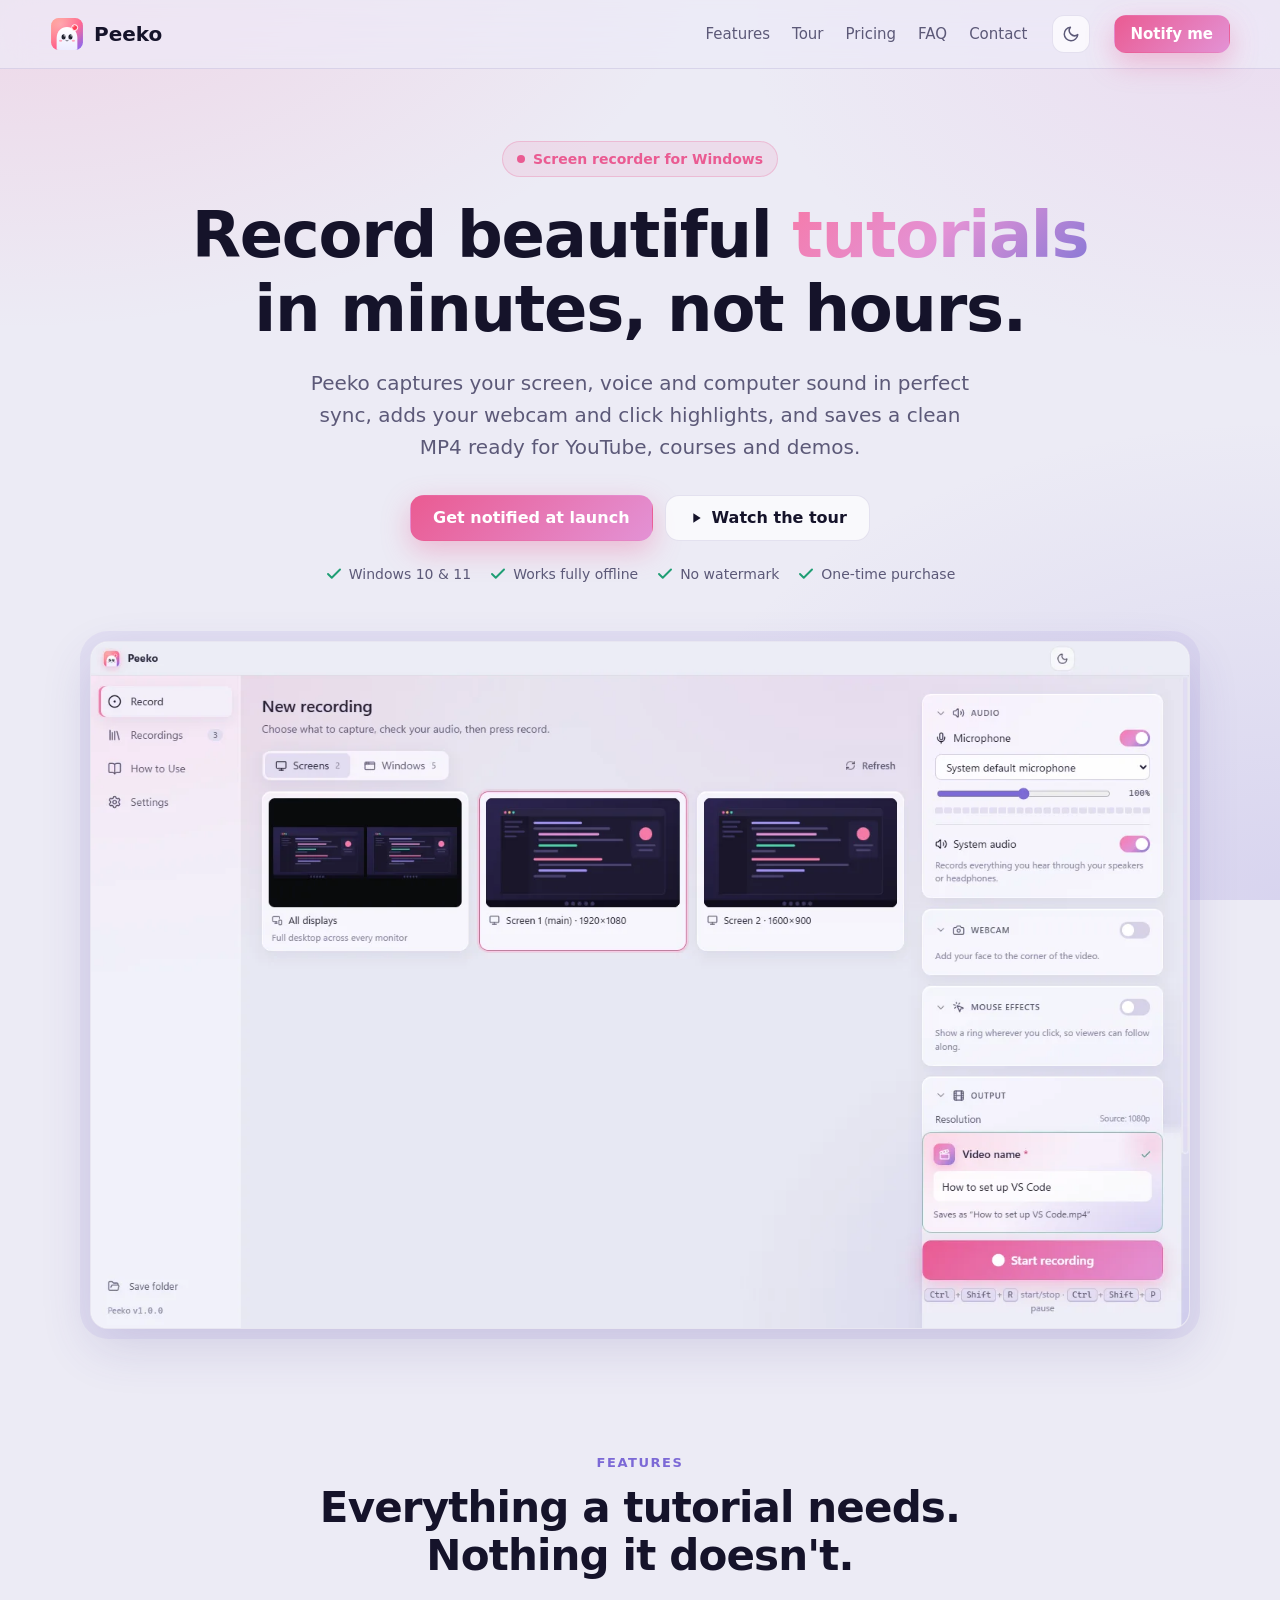
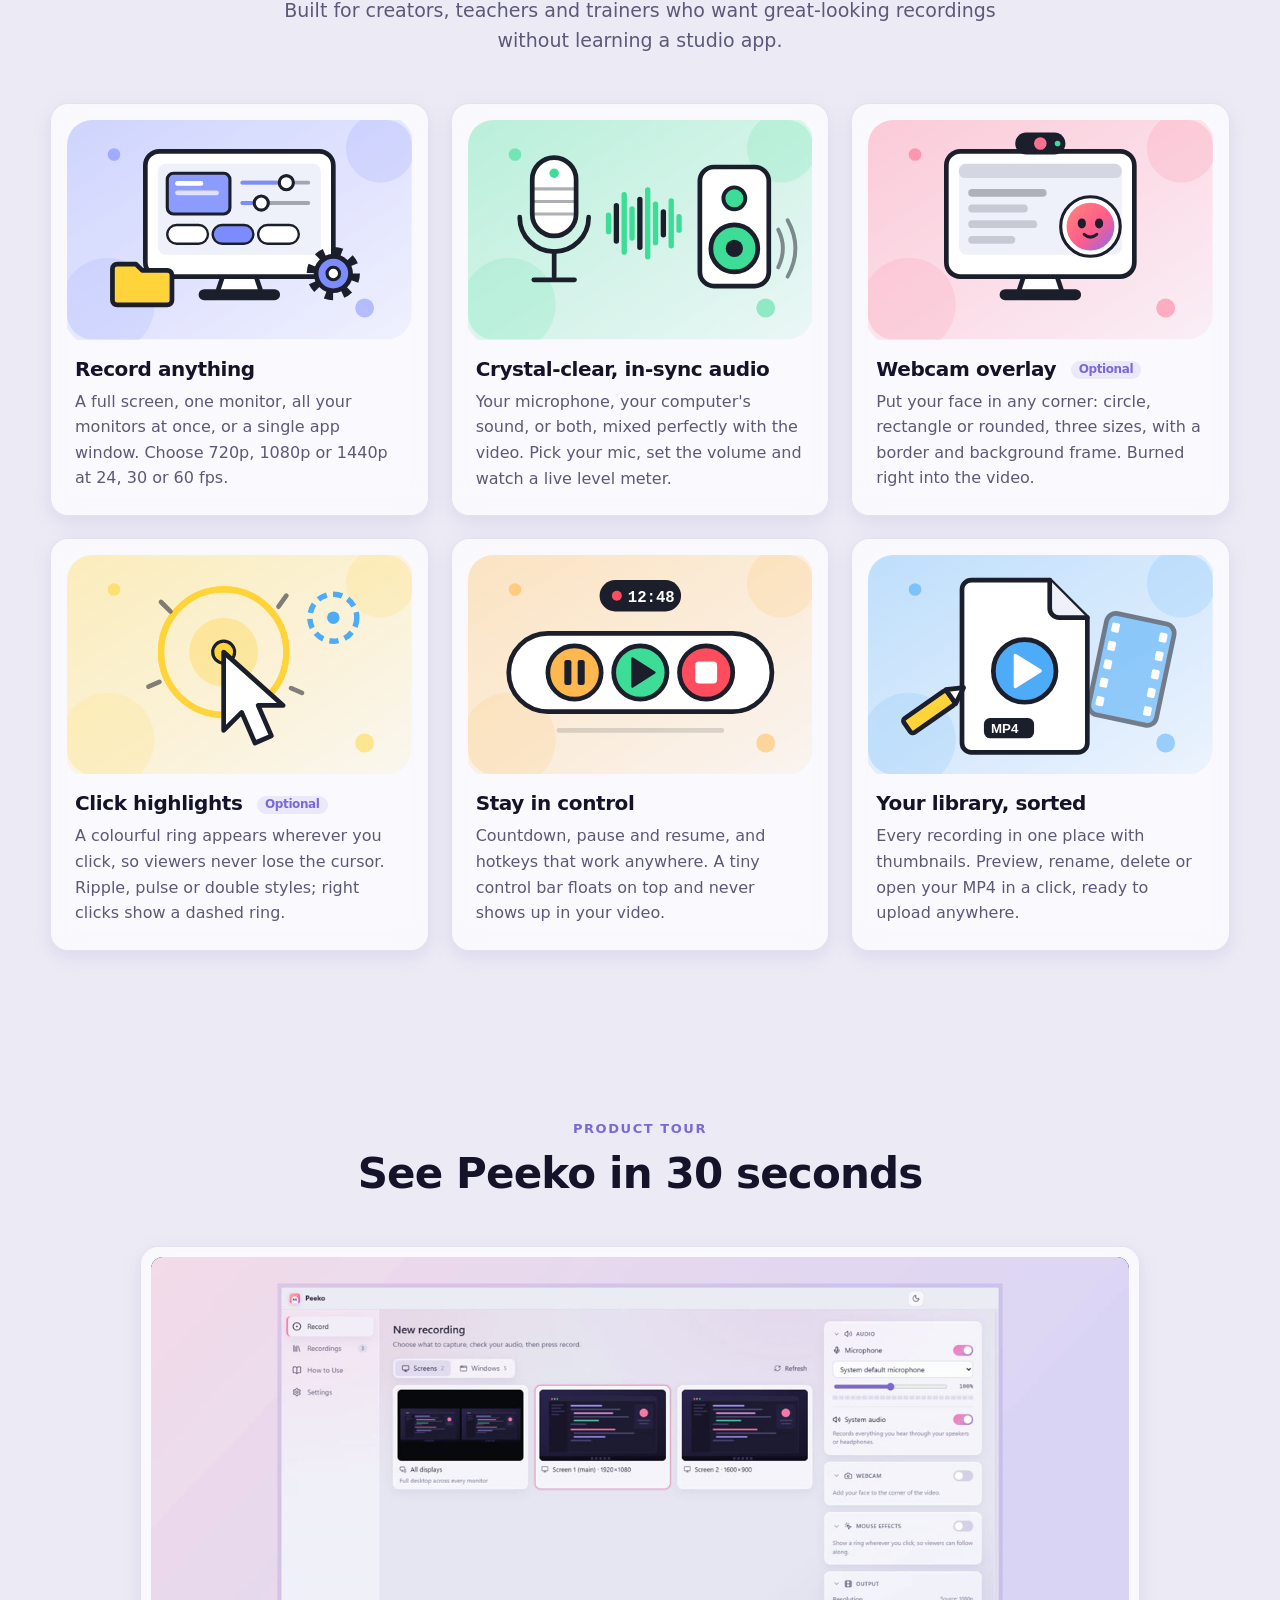
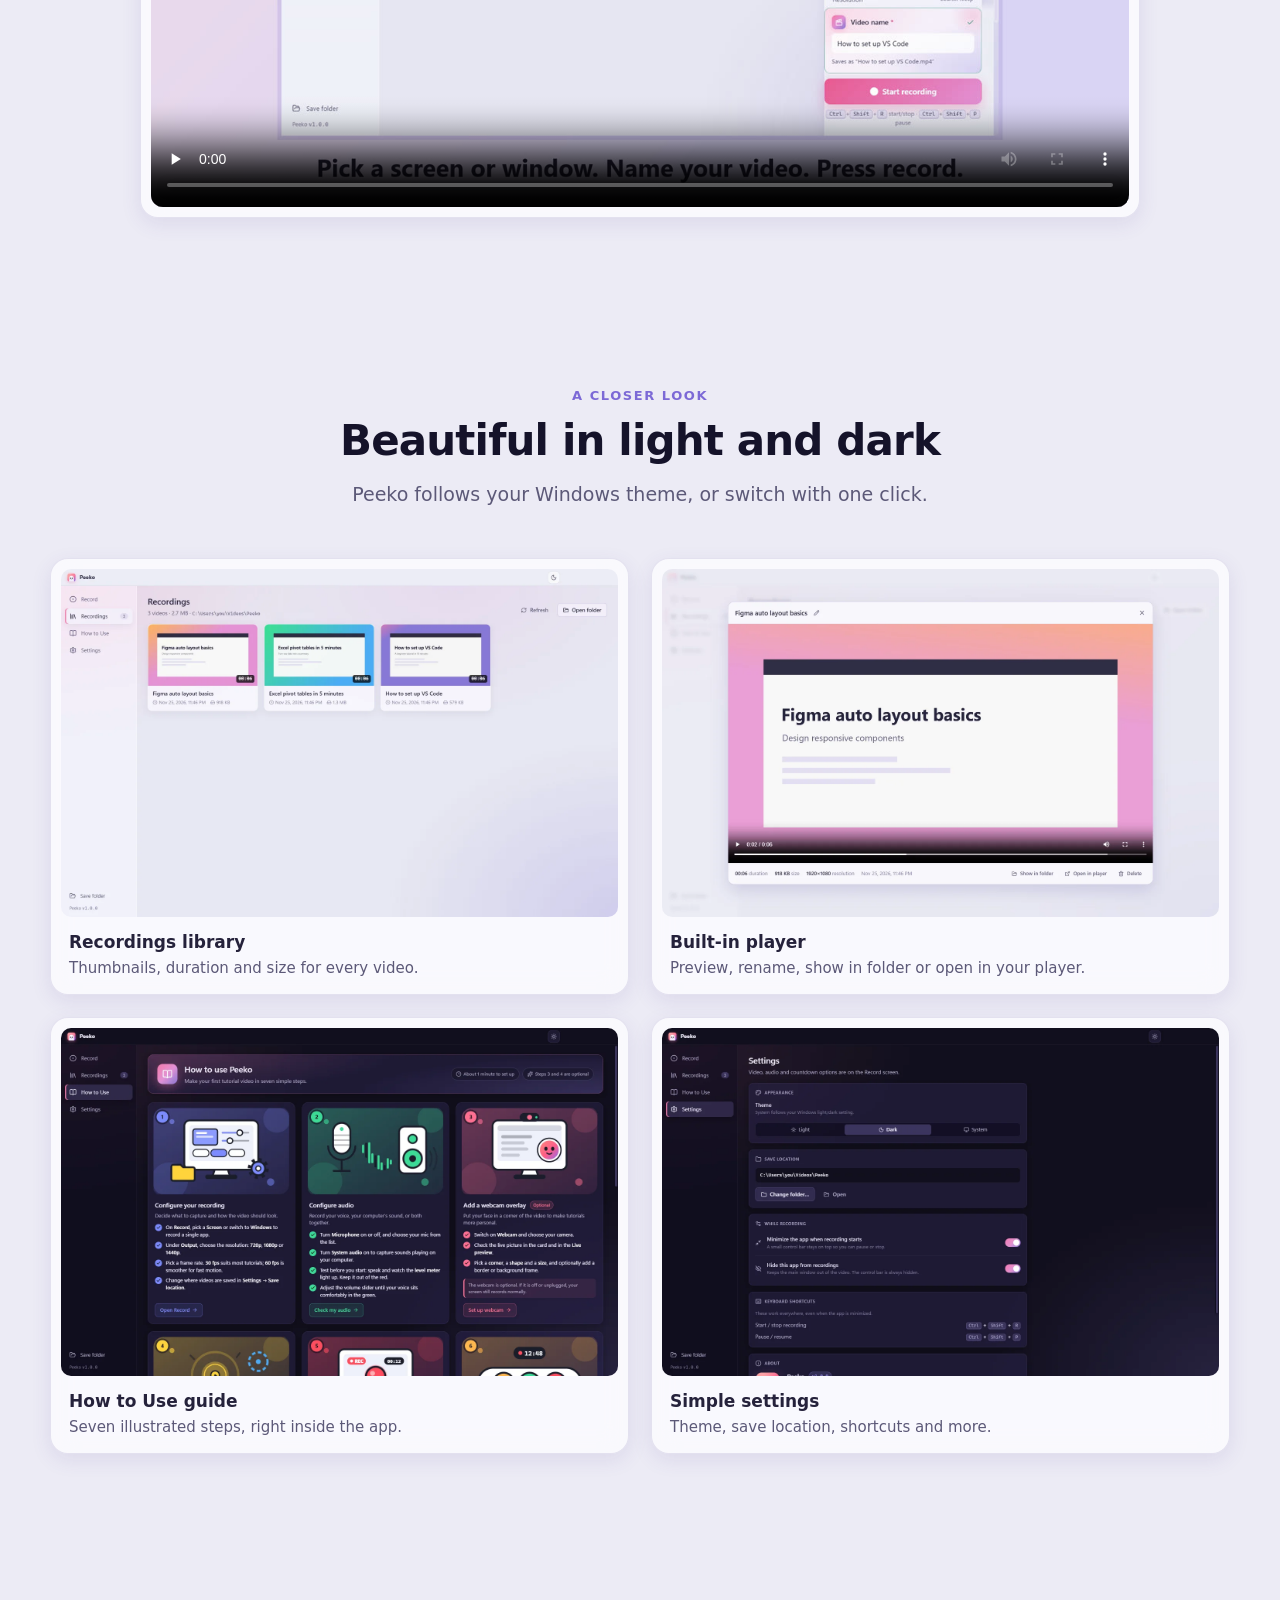
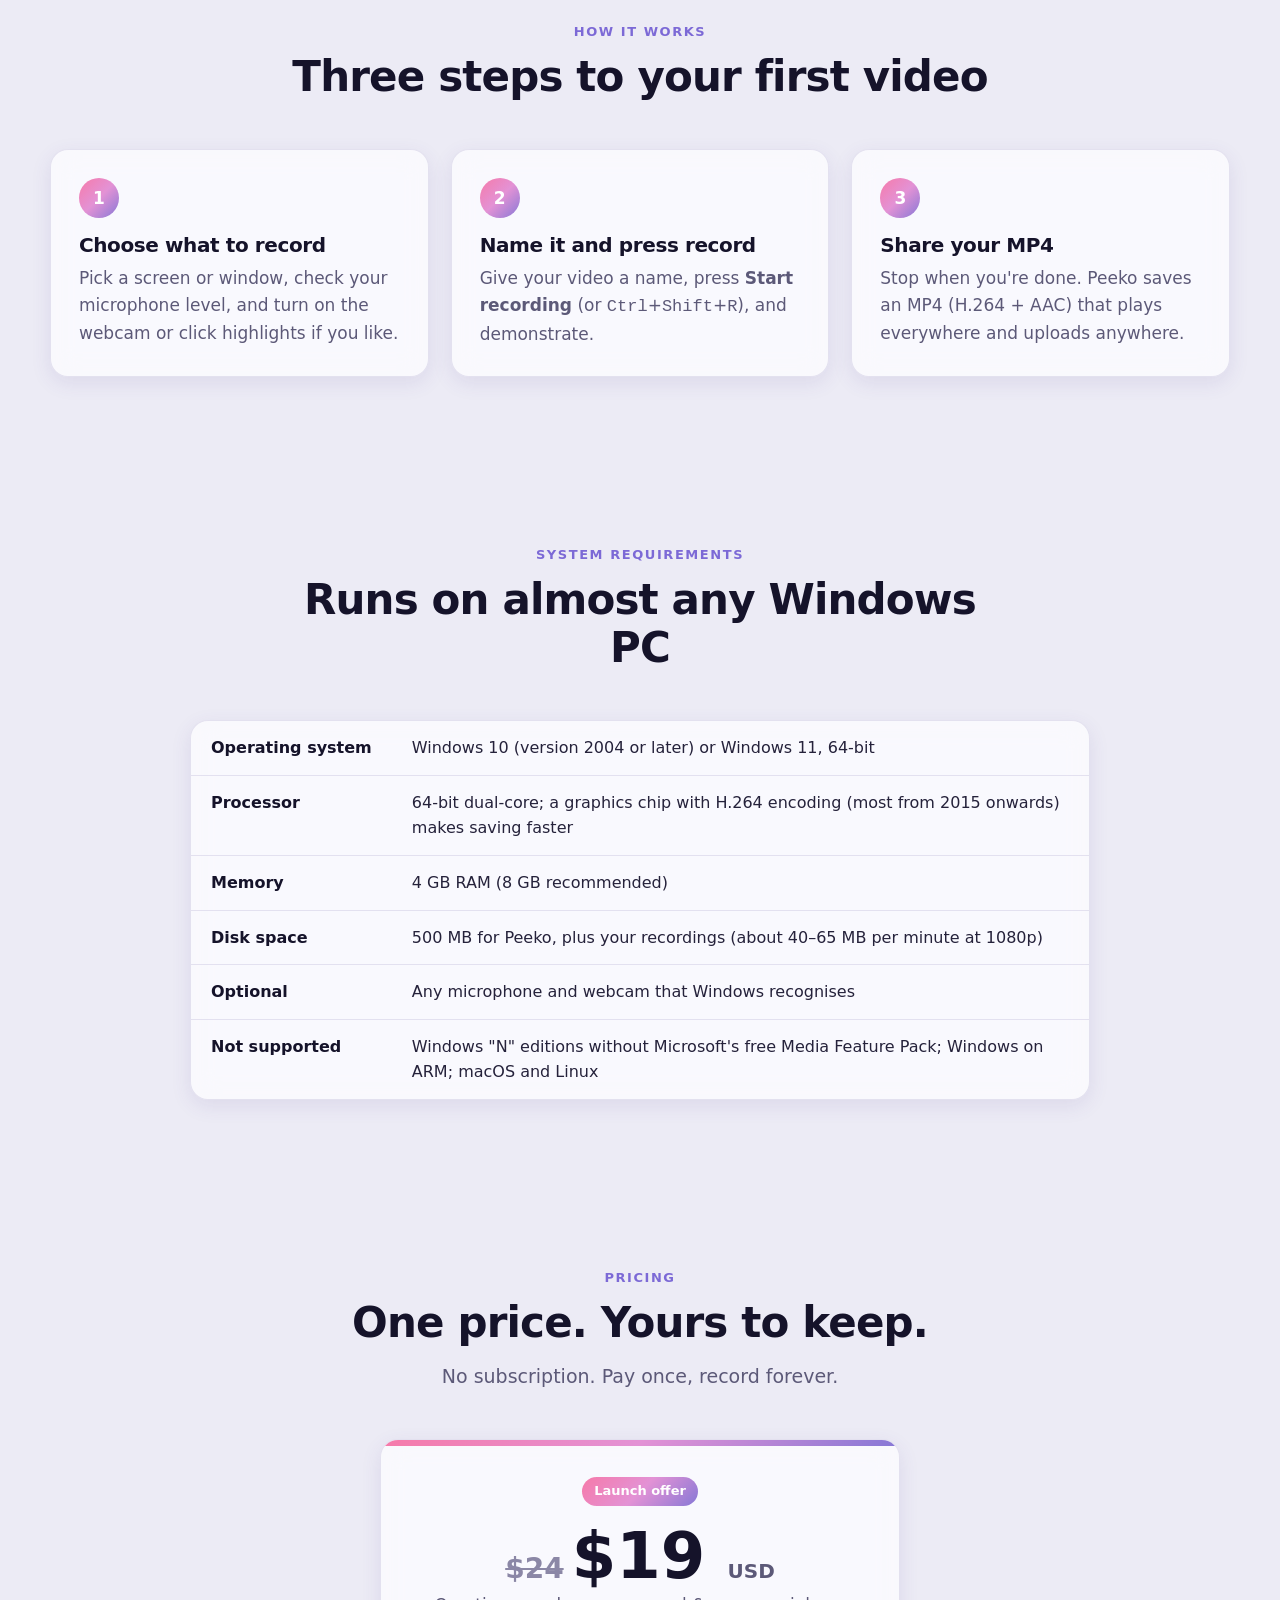
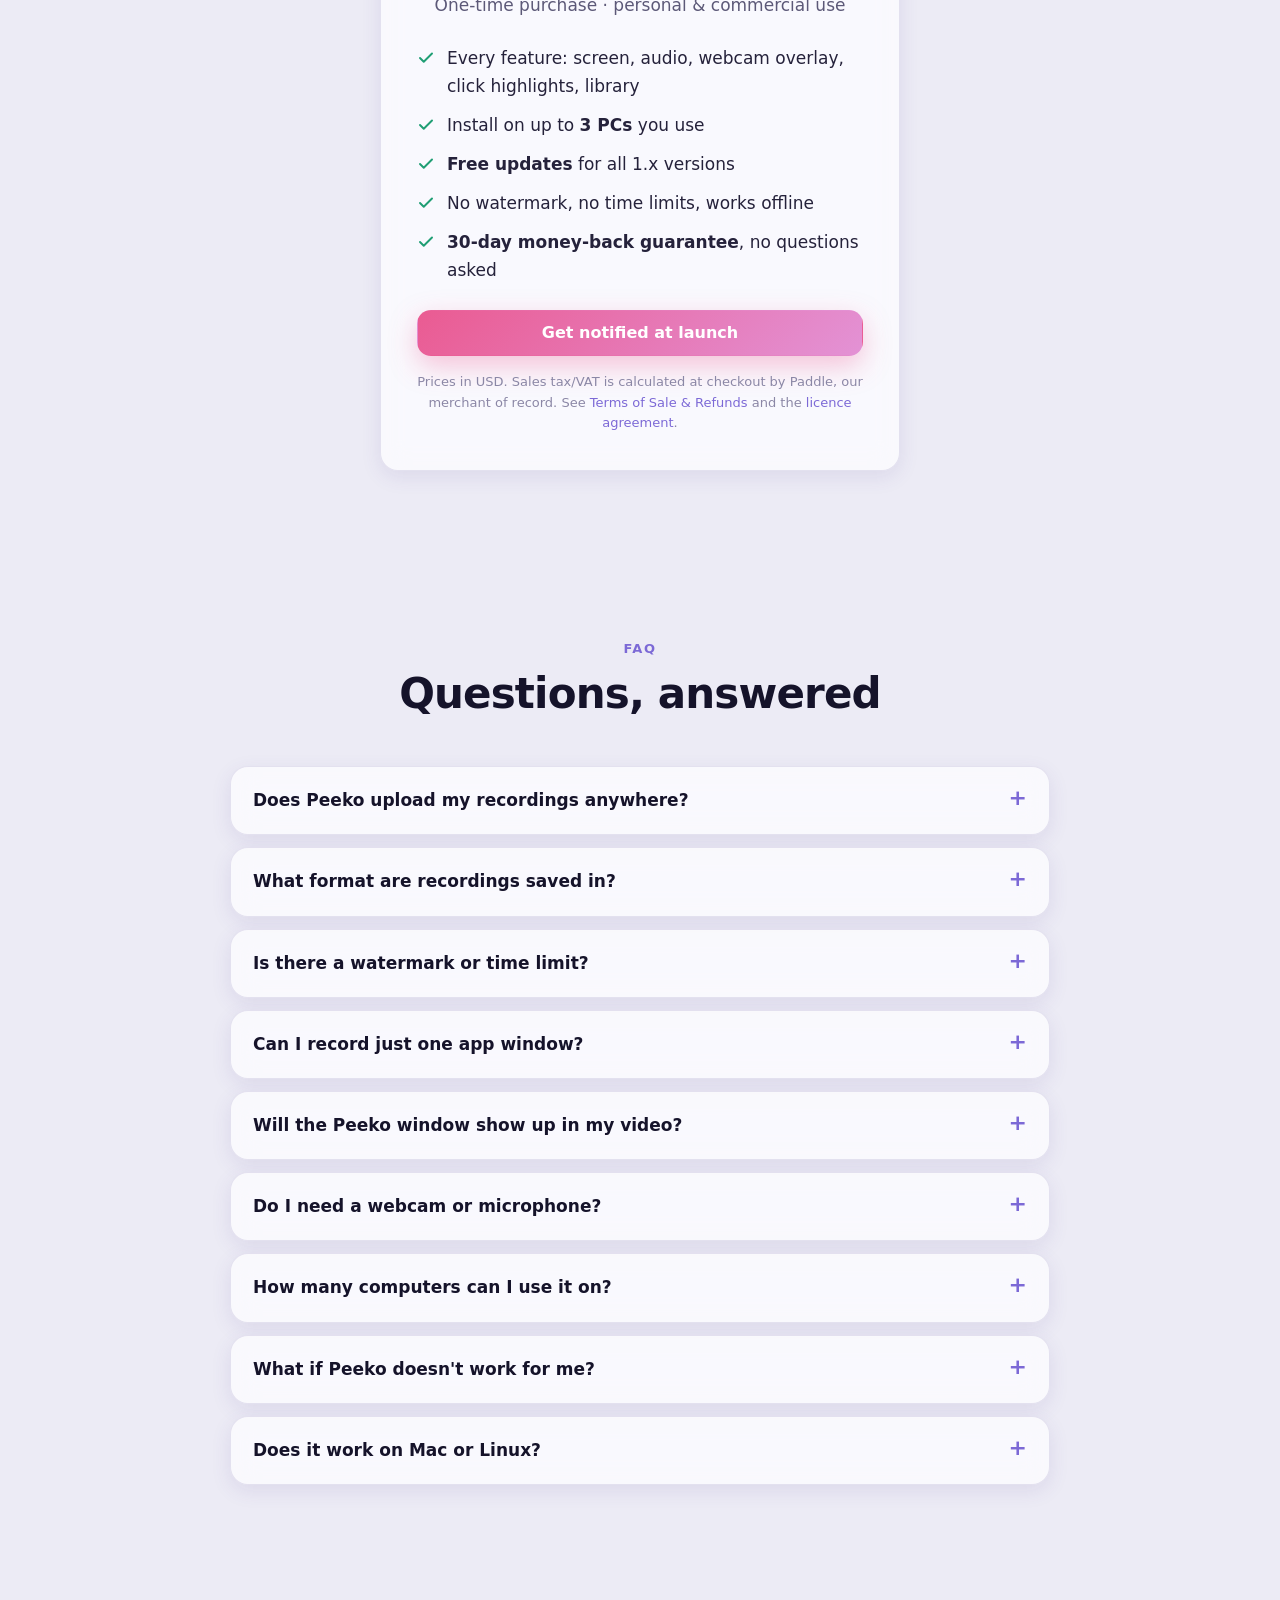
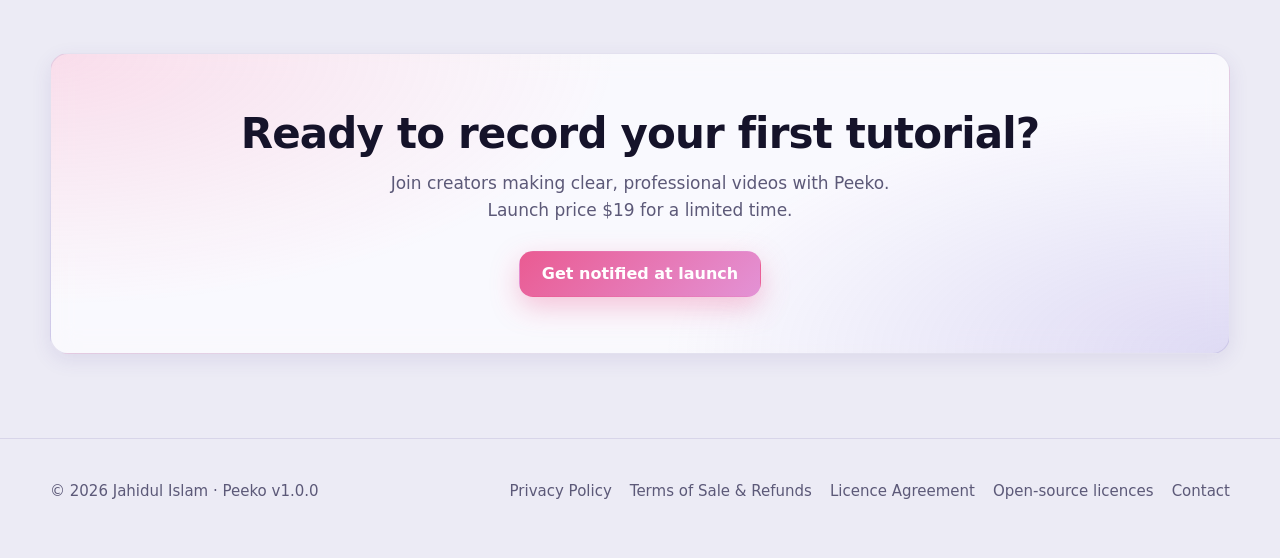
<file: index.html>
<!doctype html>
<html lang="en">
  <head>
    <meta charset="utf-8" />
    <meta name="viewport" content="width=device-width, initial-scale=1" />
    <title>Peeko: the friendly screen recorder for tutorials</title>
    <meta name="description" content="Record beautiful tutorials and software demos on Windows. Screen, mic and system audio in sync, webcam overlay, click highlights, and clean MP4s. Works fully offline." />
    <link rel="canonical" href="https://peeko.flowgenius.tech/" />
    <meta property="og:type" content="website" />
    <meta property="og:title" content="Peeko: the friendly screen recorder for tutorials" />
    <meta property="og:description" content="Record beautiful tutorials and software demos on Windows. Screen, mic and system audio in sync, webcam overlay, click highlights, and clean MP4s. Works fully offline." />
    <meta property="og:url" content="https://peeko.flowgenius.tech/" />
    <meta property="og:image" content="https://peeko.flowgenius.tech/assets/peeko-tour-poster.jpg" />
    <meta name="twitter:card" content="summary_large_image" />
    <meta name="theme-color" content="#f67aa9" />
    <link rel="icon" type="image/svg+xml" href="assets/logo.svg" />
    <link rel="icon" type="image/png" href="assets/favicon.png" />
    <link rel="stylesheet" href="assets/site.css" />
    <script>
      ;(function () {
        var t = localStorage.getItem('peeko-theme')
        if (!t) t = matchMedia('(prefers-color-scheme: dark)').matches ? 'dark' : 'light'
        document.documentElement.dataset.theme = t
      })()
    </script>
    <script src="assets/site.js" defer></script>
  </head>
  <body>
    <a class="skip" href="#main">Skip to content</a>
    <header class="site-header">
      <nav class="wrap nav" aria-label="Main">
        <a class="brand" href="index.html"><img src="assets/logo.svg" alt="" width="34" height="34" />Peeko</a>
        <div class="nav-links">
          <a href="index.html#features">Features</a>
          <a href="index.html#tour">Tour</a>
          <a href="index.html#pricing">Pricing</a>
          <a href="index.html#faq">FAQ</a>
          <a href="contact.html">Contact</a>
        </div>
        <button class="icon-btn" type="button" data-theme-toggle aria-label="Switch theme"></button>
        <a class="btn btn-primary btn-sm" href="index.html#pricing" data-buy data-soon-label="Notify me"><span data-buy-label>Buy Peeko</span></a>
        <button class="icon-btn menu-btn" type="button" data-menu aria-label="Menu" aria-expanded="false">
          <svg width="20" height="20" viewBox="0 0 24 24" fill="none" stroke="currentColor" stroke-width="2" stroke-linecap="round" aria-hidden="true"><path d="M4 6h16M4 12h16M4 18h16"/></svg>
        </button>
      </nav>
    </header>
    <main id="main">
      <!-- Hero -->
      <section class="hero">
        <div class="wrap">
          <span class="eyebrow"><span class="dot"></span> Screen recorder for Windows</span>
          <h1>Record beautiful <span class="gradient-text">tutorials</span><br />in minutes, not hours.</h1>
          <p class="lead">
            Peeko captures your screen, voice and computer sound in perfect sync, adds your webcam and click
            highlights, and saves a clean MP4 ready for YouTube, courses and demos.
          </p>
          <div class="hero-cta">
            <a class="btn btn-primary" href="#pricing" data-buy data-soon-label="Get notified at launch">
              <span data-buy-label>Buy Peeko for <span data-launch-price>$19</span></span>
            </a>
            <a class="btn btn-ghost" href="#tour">
              <svg width="16" height="16" viewBox="0 0 24 24" fill="currentColor" aria-hidden="true"><path d="M8 5v14l11-7z" /></svg>
              Watch the tour
            </a>
          </div>
          <div class="badges" aria-label="Highlights">
            <span><svg width="18" height="18" viewBox="0 0 24 24" fill="none" stroke="currentColor" stroke-width="2.6" stroke-linecap="round" stroke-linejoin="round" aria-hidden="true"><path d="M20 6 9 17l-5-5"/></svg>Windows 10 &amp; 11</span>
            <span><svg width="18" height="18" viewBox="0 0 24 24" fill="none" stroke="currentColor" stroke-width="2.6" stroke-linecap="round" stroke-linejoin="round" aria-hidden="true"><path d="M20 6 9 17l-5-5"/></svg>Works fully offline</span>
            <span><svg width="18" height="18" viewBox="0 0 24 24" fill="none" stroke="currentColor" stroke-width="2.6" stroke-linecap="round" stroke-linejoin="round" aria-hidden="true"><path d="M20 6 9 17l-5-5"/></svg>No watermark</span>
            <span><svg width="18" height="18" viewBox="0 0 24 24" fill="none" stroke="currentColor" stroke-width="2.6" stroke-linecap="round" stroke-linejoin="round" aria-hidden="true"><path d="M20 6 9 17l-5-5"/></svg>One-time purchase</span>
          </div>
          <div class="window">
            <img class="theme-img-light" src="assets/screens/record-light.webp" width="1440" height="900" alt="Peeko's Record screen: choose a screen, set audio and output, name the video and start recording" />
            <img class="theme-img-dark" src="assets/screens/record-dark.webp" width="1440" height="900" alt="Peeko's Record screen in dark mode" />
          </div>
        </div>
      </section>

      <!-- Features -->
      <section id="features">
        <div class="wrap">
          <div class="section-head">
            <span class="kicker">Features</span>
            <h2>Everything a tutorial needs. Nothing it doesn't.</h2>
            <p>Built for creators, teachers and trainers who want great-looking recordings without learning a studio app.</p>
          </div>
          <div class="grid-3">
            <article class="card feature">
              <div class="art"><svg xmlns="http://www.w3.org/2000/svg" class="tutorial-illustration" viewBox="0 0 220 140" role="img" aria-label="A monitor showing recording settings"><defs><linearGradient id="cfg-bg" x1="0" y1="0" x2="1" y2="1"><stop offset="0" stop-color="#7C8CFF" stop-opacity="0.34"></stop><stop offset="1" stop-color="#7C8CFF" stop-opacity="0.08"></stop></linearGradient></defs><rect width="220" height="140" rx="16" fill="url(#cfg-bg)"></rect><circle cx="26" cy="118" r="30" fill="#7C8CFF" opacity="0.14"></circle><circle cx="200" cy="18" r="22" fill="#7C8CFF" opacity="0.16"></circle><circle cx="190" cy="120" r="6" fill="#7C8CFF" opacity="0.5"></circle><circle cx="30" cy="22" r="4" fill="#7C8CFF" opacity="0.6"></circle><g><path d="M100 98 h20 l4 12 h-28 z" fill="#FFFFFF" stroke="#1B1E2B" stroke-width="3" stroke-linejoin="round" stroke-linecap="round"></path><rect x="84" y="108" width="52" height="7" rx="3.5" fill="#1B1E2B"></rect><rect x="50" y="20" width="120" height="80" rx="9" fill="#FFFFFF" stroke="#1B1E2B" stroke-width="3" stroke-linejoin="round" stroke-linecap="round"></rect><rect x="58" y="28" width="104" height="58" rx="5" fill="#EEF0FA"></rect><rect x="64" y="34" width="40" height="26" rx="4" fill="#7C8CFF" opacity="0.85"></rect><rect x="64" y="34" width="40" height="26" rx="4" fill="none" stroke="#1B1E2B" stroke-width="2"></rect><rect x="69" y="39" width="18" height="3" rx="1.5" fill="#FFFFFF"></rect><rect x="69" y="45" width="28" height="3" rx="1.5" fill="#FFFFFF" opacity="0.7"></rect><rect x="64" y="67" width="26" height="12" rx="6" fill="#FFFFFF" stroke="#1B1E2B" stroke-width="1.5"></rect><rect x="93" y="67" width="26" height="12" rx="6" fill="#7C8CFF" stroke="#1B1E2B" stroke-width="1.5"></rect><rect x="122" y="67" width="26" height="12" rx="6" fill="#FFFFFF" stroke="#1B1E2B" stroke-width="1.5"></rect><line x1="112" y1="40" x2="154" y2="40" stroke="#1B1E2B" stroke-width="2.5" stroke-linecap="round" opacity="0.35"></line><line x1="112" y1="40" x2="140" y2="40" stroke="#7C8CFF" stroke-width="2.5" stroke-linecap="round"></line><circle cx="140" cy="40" r="4.5" fill="#FFFFFF" stroke="#1B1E2B" stroke-width="2"></circle><line x1="112" y1="53" x2="154" y2="53" stroke="#1B1E2B" stroke-width="2.5" stroke-linecap="round" opacity="0.35"></line><line x1="112" y1="53" x2="124" y2="53" stroke="#7C8CFF" stroke-width="2.5" stroke-linecap="round"></line><circle cx="124" cy="53" r="4.5" fill="#FFFFFF" stroke="#1B1E2B" stroke-width="2"></circle></g><g class="ill-spin" style="transform-origin: 170px 98px;"><circle cx="170" cy="98" r="13" fill="none" stroke="#1B1E2B" stroke-width="8" stroke-dasharray="4.6 5.6"></circle><circle cx="170" cy="98" r="11" fill="#7C8CFF" stroke="#1B1E2B" stroke-width="3" stroke-linejoin="round" stroke-linecap="round"></circle><circle cx="170" cy="98" r="4" fill="#FFFFFF" stroke="#1B1E2B" stroke-width="2"></circle></g><path d="M32 92 h12 l4 4 h16 a3 3 0 0 1 3 3 v16 a3 3 0 0 1 -3 3 h-32 a3 3 0 0 1 -3 -3 v-20 a3 3 0 0 1 3 -3 z" fill="#FFD43B" stroke="#1B1E2B" stroke-width="3" stroke-linejoin="round" stroke-linecap="round"></path></svg></div>
              <h3>Record anything</h3>
              <p>A full screen, one monitor, all your monitors at once, or a single app window. Choose 720p, 1080p or 1440p at 24, 30 or 60 fps.</p>
            </article>
            <article class="card feature">
              <div class="art"><svg xmlns="http://www.w3.org/2000/svg" class="tutorial-illustration" viewBox="0 0 220 140" role="img" aria-label="A microphone and speaker with sound waves"><defs><linearGradient id="aud-bg" x1="0" y1="0" x2="1" y2="1"><stop offset="0" stop-color="#3DDC97" stop-opacity="0.34"></stop><stop offset="1" stop-color="#3DDC97" stop-opacity="0.08"></stop></linearGradient></defs><rect width="220" height="140" rx="16" fill="url(#aud-bg)"></rect><circle cx="26" cy="118" r="30" fill="#3DDC97" opacity="0.14"></circle><circle cx="200" cy="18" r="22" fill="#3DDC97" opacity="0.16"></circle><circle cx="190" cy="120" r="6" fill="#3DDC97" opacity="0.5"></circle><circle cx="30" cy="22" r="4" fill="#3DDC97" opacity="0.6"></circle><path d="M33 62 a22 22 0 0 0 44 0" fill="none" stroke="#1B1E2B" stroke-width="3" stroke-linejoin="round" stroke-linecap="round"></path><line x1="55" y1="84" x2="55" y2="100" stroke="#1B1E2B" stroke-width="3" stroke-linejoin="round" stroke-linecap="round"></line><line x1="42" y1="102" x2="68" y2="102" stroke="#1B1E2B" stroke-width="3" stroke-linejoin="round" stroke-linecap="round"></line><rect x="41" y="24" width="28" height="50" rx="14" fill="#FFFFFF" stroke="#1B1E2B" stroke-width="3" stroke-linejoin="round" stroke-linecap="round"></rect><path d="M41 44 h28 M41 52 h28 M41 60 h28" stroke="#1B1E2B" stroke-width="2" opacity="0.35"></path><circle cx="55" cy="34" r="3" fill="#3DDC97"></circle><rect class="ill-wave" x="88" y="59" width="3.4" height="14" rx="1.7" fill="#3DDC97" style="animation-delay: 0s; transform-origin: 90px 66px;"></rect><rect class="ill-wave" x="93" y="53" width="3.4" height="26" rx="1.7" fill="#1B1E2B" style="animation-delay: 0.09s; transform-origin: 95px 66px;"></rect><rect class="ill-wave" x="98" y="46" width="3.4" height="40" rx="1.7" fill="#3DDC97" style="animation-delay: 0.18s; transform-origin: 100px 66px;"></rect><rect class="ill-wave" x="103" y="55" width="3.4" height="22" rx="1.7" fill="#3DDC97" style="animation-delay: 0.27s; transform-origin: 105px 66px;"></rect><rect class="ill-wave" x="108" y="49" width="3.4" height="34" rx="1.7" fill="#1B1E2B" style="animation-delay: 0.36s; transform-origin: 110px 66px;"></rect><rect class="ill-wave" x="113" y="43" width="3.4" height="46" rx="1.7" fill="#3DDC97" style="animation-delay: 0.45s; transform-origin: 115px 66px;"></rect><rect class="ill-wave" x="118" y="52" width="3.4" height="28" rx="1.7" fill="#3DDC97" style="animation-delay: 0.54s; transform-origin: 120px 66px;"></rect><rect class="ill-wave" x="123" y="57" width="3.4" height="18" rx="1.7" fill="#1B1E2B" style="animation-delay: 0.63s; transform-origin: 125px 66px;"></rect><rect class="ill-wave" x="128" y="50" width="3.4" height="32" rx="1.7" fill="#3DDC97" style="animation-delay: 0.72s; transform-origin: 130px 66px;"></rect><rect class="ill-wave" x="133" y="60" width="3.4" height="12" rx="1.7" fill="#3DDC97" style="animation-delay: 0.81s; transform-origin: 135px 66px;"></rect><rect x="148" y="30" width="44" height="76" rx="9" fill="#FFFFFF" stroke="#1B1E2B" stroke-width="3" stroke-linejoin="round" stroke-linecap="round"></rect><circle cx="170" cy="50" r="7" fill="#3DDC97" stroke="#1B1E2B" stroke-width="2.5"></circle><circle cx="170" cy="82" r="15" fill="#3DDC97" stroke="#1B1E2B" stroke-width="3" stroke-linejoin="round" stroke-linecap="round"></circle><circle cx="170" cy="82" r="5.5" fill="#1B1E2B"></circle><path d="M198 70 q6 12 0 24 M204 64 q10 18 0 36" fill="none" stroke="#1B1E2B" stroke-width="2.5" stroke-linecap="round" opacity="0.5"></path></svg></div>
              <h3>Crystal-clear, in-sync audio</h3>
              <p>Your microphone, your computer's sound, or both, mixed perfectly with the video. Pick your mic, set the volume and watch a live level meter.</p>
            </article>
            <article class="card feature">
              <div class="art"><svg xmlns="http://www.w3.org/2000/svg" class="tutorial-illustration" viewBox="0 0 220 140" role="img" aria-label="A screen with a small round webcam bubble in the corner"><defs><linearGradient id="cam-bg" x1="0" y1="0" x2="1" y2="1"><stop offset="0" stop-color="#FF6F91" stop-opacity="0.34"></stop><stop offset="1" stop-color="#FF6F91" stop-opacity="0.08"></stop></linearGradient></defs><rect width="220" height="140" rx="16" fill="url(#cam-bg)"></rect><circle cx="26" cy="118" r="30" fill="#FF6F91" opacity="0.14"></circle><circle cx="200" cy="18" r="22" fill="#FF6F91" opacity="0.16"></circle><circle cx="190" cy="120" r="6" fill="#FF6F91" opacity="0.5"></circle><circle cx="30" cy="22" r="4" fill="#FF6F91" opacity="0.6"></circle><defs><linearGradient id="cam-face" x1="0" y1="0" x2="1" y2="1"><stop offset="0" stop-color="#FF8A7A"></stop><stop offset="0.55" stop-color="#FF5C8A"></stop><stop offset="1" stop-color="#7C6CFF"></stop></linearGradient></defs><g><path d="M100 98 h20 l4 12 h-28 z" fill="#FFFFFF" stroke="#1B1E2B" stroke-width="3" stroke-linejoin="round" stroke-linecap="round"></path><rect x="84" y="108" width="52" height="7" rx="3.5" fill="#1B1E2B"></rect><rect x="50" y="20" width="120" height="80" rx="9" fill="#FFFFFF" stroke="#1B1E2B" stroke-width="3" stroke-linejoin="round" stroke-linecap="round"></rect><rect x="58" y="28" width="104" height="58" rx="5" fill="#EEF0FA"></rect><rect x="58" y="28" width="104" height="9" rx="4" fill="#1B1E2B" opacity="0.12"></rect><rect x="64" y="44" width="50" height="5" rx="2.5" fill="#1B1E2B" opacity="0.3"></rect><rect x="64" y="54" width="38" height="5" rx="2.5" fill="#1B1E2B" opacity="0.18"></rect><rect x="64" y="64" width="44" height="5" rx="2.5" fill="#1B1E2B" opacity="0.18"></rect><rect x="64" y="74" width="30" height="5" rx="2.5" fill="#1B1E2B" opacity="0.18"></rect><circle cx="142" cy="68" r="17" fill="url(#cam-face)" stroke="#FFFFFF" stroke-width="3.5"></circle><circle cx="142" cy="68" r="19" fill="none" stroke="#1B1E2B" stroke-width="2"></circle><ellipse cx="136.5" cy="66" rx="2.6" ry="3.2" fill="#1B1E2B"></ellipse><ellipse cx="147.5" cy="66" rx="2.6" ry="3.2" fill="#1B1E2B"></ellipse><path d="M138 73 q4 3.5 8 0" fill="none" stroke="#1B1E2B" stroke-width="2" stroke-linecap="round"></path></g><rect x="94" y="8" width="32" height="14" rx="7" fill="#1B1E2B"></rect><circle cx="110" cy="15" r="4" fill="#FF6F91"></circle><circle class="ill-blink" cx="121" cy="15" r="1.8" fill="#3DDC97"></circle></svg></div>
              <h3>Webcam overlay <span class="tag">Optional</span></h3>
              <p>Put your face in any corner: circle, rectangle or rounded, three sizes, with a border and background frame. Burned right into the video.</p>
            </article>
            <article class="card feature">
              <div class="art"><svg xmlns="http://www.w3.org/2000/svg" class="tutorial-illustration" viewBox="0 0 220 140" role="img" aria-label="A mouse pointer with colourful rings around a click"><defs><linearGradient id="clk-bg" x1="0" y1="0" x2="1" y2="1"><stop offset="0" stop-color="#FFD43B" stop-opacity="0.34"></stop><stop offset="1" stop-color="#FFD43B" stop-opacity="0.08"></stop></linearGradient></defs><rect width="220" height="140" rx="16" fill="url(#clk-bg)"></rect><circle cx="26" cy="118" r="30" fill="#FFD43B" opacity="0.14"></circle><circle cx="200" cy="18" r="22" fill="#FFD43B" opacity="0.16"></circle><circle cx="190" cy="120" r="6" fill="#FFD43B" opacity="0.5"></circle><circle cx="30" cy="22" r="4" fill="#FFD43B" opacity="0.6"></circle><circle class="ill-ripple" cx="100" cy="62" r="40" fill="none" stroke="#FFD43B" stroke-width="4" style="transform-origin: 100px 62px;"></circle><circle class="ill-ripple delay" cx="100" cy="62" r="40" fill="none" stroke="#FFD43B" stroke-width="4" style="transform-origin: 100px 62px;"></circle><circle cx="100" cy="62" r="22" fill="#FFD43B" opacity="0.35"></circle><circle cx="100" cy="62" r="7" fill="#FFD43B" stroke="#1B1E2B" stroke-width="2"></circle><path d="M60 30 l6 6 M140 26 l-5 7 M150 88 l-7 -3 M52 84 l7 -3" stroke="#1B1E2B" stroke-width="3" stroke-linecap="round" opacity="0.55"></path><path d="M100 62 L100 112 L111.5 100.5 L120 120 L130.5 115.5 L122 96 L138 96 Z" fill="#FFFFFF" stroke="#1B1E2B" stroke-width="3" stroke-linejoin="round" stroke-linecap="round"></path><circle cx="170" cy="40" r="15" fill="none" stroke="#4DABF7" stroke-width="3.5" stroke-dasharray="6 4"></circle><circle cx="170" cy="40" r="4" fill="#4DABF7"></circle></svg></div>
              <h3>Click highlights <span class="tag">Optional</span></h3>
              <p>A colourful ring appears wherever you click, so viewers never lose the cursor. Ripple, pulse or double styles; right clicks show a dashed ring.</p>
            </article>
            <article class="card feature">
              <div class="art"><svg xmlns="http://www.w3.org/2000/svg" class="tutorial-illustration" viewBox="0 0 220 140" role="img" aria-label="Recording controls with pause, play and stop buttons"><defs><linearGradient id="ctl-bg" x1="0" y1="0" x2="1" y2="1"><stop offset="0" stop-color="#FFB84D" stop-opacity="0.34"></stop><stop offset="1" stop-color="#FFB84D" stop-opacity="0.08"></stop></linearGradient></defs><rect width="220" height="140" rx="16" fill="url(#ctl-bg)"></rect><circle cx="26" cy="118" r="30" fill="#FFB84D" opacity="0.14"></circle><circle cx="200" cy="18" r="22" fill="#FFB84D" opacity="0.16"></circle><circle cx="190" cy="120" r="6" fill="#FFB84D" opacity="0.5"></circle><circle cx="30" cy="22" r="4" fill="#FFB84D" opacity="0.6"></circle><rect x="84" y="16" width="52" height="20" rx="10" fill="#1B1E2B"></rect><circle class="ill-blink" cx="95" cy="26" r="3.2" fill="#FF4D5E"></circle><text x="102" y="30" font-size="10" font-weight="700" fill="#FFFFFF" font-family="Cascadia Mono, Consolas, monospace">12:48</text><rect x="26" y="50" width="168" height="50" rx="25" fill="#FFFFFF" stroke="#1B1E2B" stroke-width="3" stroke-linejoin="round" stroke-linecap="round"></rect><circle cx="68" cy="75" r="17" fill="#FFB84D" stroke="#1B1E2B" stroke-width="3" stroke-linejoin="round" stroke-linecap="round"></circle><rect x="61.5" y="67" width="4.5" height="16" rx="1.5" fill="#1B1E2B"></rect><rect x="70" y="67" width="4.5" height="16" rx="1.5" fill="#1B1E2B"></rect><circle cx="110" cy="75" r="17" fill="#3DDC97" stroke="#1B1E2B" stroke-width="3" stroke-linejoin="round" stroke-linecap="round"></circle><path d="M105 66 L119 75 L105 84 Z" fill="#1B1E2B" stroke-linejoin="round" stroke="#1B1E2B" stroke-width="1.5"></path><circle cx="152" cy="75" r="17" fill="#FF4D5E" stroke="#1B1E2B" stroke-width="3" stroke-linejoin="round" stroke-linecap="round"></circle><rect x="145" y="68" width="14" height="14" rx="2.5" fill="#FFFFFF"></rect><path d="M58 112 h104" stroke="#1B1E2B" stroke-width="3" stroke-linecap="round" opacity="0.15"></path></svg></div>
              <h3>Stay in control</h3>
              <p>Countdown, pause and resume, and hotkeys that work anywhere. A tiny control bar floats on top and never shows up in your video.</p>
            </article>
            <article class="card feature">
              <div class="art"><svg xmlns="http://www.w3.org/2000/svg" class="tutorial-illustration" viewBox="0 0 220 140" role="img" aria-label="A video file with a play button"><defs><linearGradient id="lib-bg" x1="0" y1="0" x2="1" y2="1"><stop offset="0" stop-color="#4DABF7" stop-opacity="0.34"></stop><stop offset="1" stop-color="#4DABF7" stop-opacity="0.08"></stop></linearGradient></defs><rect width="220" height="140" rx="16" fill="url(#lib-bg)"></rect><circle cx="26" cy="118" r="30" fill="#4DABF7" opacity="0.14"></circle><circle cx="200" cy="18" r="22" fill="#4DABF7" opacity="0.16"></circle><circle cx="190" cy="120" r="6" fill="#4DABF7" opacity="0.5"></circle><circle cx="30" cy="22" r="4" fill="#4DABF7" opacity="0.6"></circle><g transform="rotate(12 168 74)"><rect x="146" y="40" width="44" height="66" rx="6" fill="#4DABF7" opacity="0.55" stroke="#1B1E2B" stroke-width="3" stroke-linejoin="round" stroke-linecap="round"></rect><g><rect x="150" y="46" width="5" height="6" rx="1" fill="#FFFFFF"></rect><rect x="181" y="46" width="5" height="6" rx="1" fill="#FFFFFF"></rect></g><g><rect x="150" y="58" width="5" height="6" rx="1" fill="#FFFFFF"></rect><rect x="181" y="58" width="5" height="6" rx="1" fill="#FFFFFF"></rect></g><g><rect x="150" y="70" width="5" height="6" rx="1" fill="#FFFFFF"></rect><rect x="181" y="70" width="5" height="6" rx="1" fill="#FFFFFF"></rect></g><g><rect x="150" y="82" width="5" height="6" rx="1" fill="#FFFFFF"></rect><rect x="181" y="82" width="5" height="6" rx="1" fill="#FFFFFF"></rect></g><g><rect x="150" y="94" width="5" height="6" rx="1" fill="#FFFFFF"></rect><rect x="181" y="94" width="5" height="6" rx="1" fill="#FFFFFF"></rect></g></g><path d="M66 16 h50 l24 24 v80 a6 6 0 0 1 -6 6 h-68 a6 6 0 0 1 -6 -6 v-98 a6 6 0 0 1 6 -6 z" fill="#FFFFFF" stroke="#1B1E2B" stroke-width="3" stroke-linejoin="round" stroke-linecap="round"></path><path d="M116 16 v18 a6 6 0 0 0 6 6 h18" fill="#EEF0FA" stroke="#1B1E2B" stroke-width="3" stroke-linejoin="round" stroke-linecap="round"></path><circle class="ill-pulse soft" cx="100" cy="74" r="20" fill="#4DABF7" stroke="#1B1E2B" stroke-width="3" stroke-linejoin="round" stroke-linecap="round" style="transform-origin: 100px 74px;"></circle><path d="M94 64 L110 74 L94 84 Z" fill="#FFFFFF" stroke="#FFFFFF" stroke-width="2" stroke-linejoin="round"></path><rect x="74" y="104" width="32" height="13" rx="4" fill="#1B1E2B"></rect><text x="78.5" y="113.8" font-size="8.5" font-weight="800" fill="#FFFFFF" font-family="Segoe UI, sans-serif">MP4</text><g transform="rotate(-35 40 100)"><rect x="22" y="94" width="34" height="11" rx="2" fill="#FFD43B" stroke="#1B1E2B" stroke-width="3" stroke-linejoin="round" stroke-linecap="round"></rect><path d="M56 94 l10 5.5 l-10 5.5 z" fill="#FFFFFF" stroke="#1B1E2B" stroke-width="3" stroke-linejoin="round" stroke-linecap="round"></path></g></svg></div>
              <h3>Your library, sorted</h3>
              <p>Every recording in one place with thumbnails. Preview, rename, delete or open your MP4 in a click, ready to upload anywhere.</p>
            </article>
          </div>
        </div>
      </section>

      <!-- Tour -->
      <section id="tour">
        <div class="wrap">
          <div class="section-head">
            <span class="kicker">Product tour</span>
            <h2>See Peeko in 30 seconds</h2>
          </div>
          <div class="card video-frame">
            <video controls preload="none" playsinline poster="assets/peeko-tour-poster.jpg" width="1920" height="1080">
              <source src="assets/peeko-tour.mp4" type="video/mp4" />
              Your browser can't play this video. <a href="assets/peeko-tour.mp4">Download the tour (MP4)</a>.
            </video>
          </div>
        </div>
      </section>

      <!-- Screenshots -->
      <section id="screenshots">
        <div class="wrap">
          <div class="section-head">
            <span class="kicker">A closer look</span>
            <h2>Beautiful in light and dark</h2>
            <p>Peeko follows your Windows theme, or switch with one click.</p>
          </div>
          <div class="gallery">
            <figure class="card shot">
              <img loading="lazy" src="assets/screens/library-light.webp" width="1440" height="900" alt="The Recordings page with three video thumbnails" />
              <figcaption>Recordings library<span>Thumbnails, duration and size for every video.</span></figcaption>
            </figure>
            <figure class="card shot">
              <img loading="lazy" src="assets/screens/player-light.webp" width="1440" height="900" alt="The built-in player previewing a recording" />
              <figcaption>Built-in player<span>Preview, rename, show in folder or open in your player.</span></figcaption>
            </figure>
            <figure class="card shot">
              <img loading="lazy" src="assets/screens/howto-dark.webp" width="1440" height="900" alt="The illustrated How to Use guide in dark mode" />
              <figcaption>How to Use guide<span>Seven illustrated steps, right inside the app.</span></figcaption>
            </figure>
            <figure class="card shot">
              <img loading="lazy" src="assets/screens/settings-dark.webp" width="1440" height="900" alt="Settings with theme, save location and recording options in dark mode" />
              <figcaption>Simple settings<span>Theme, save location, shortcuts and more.</span></figcaption>
            </figure>
          </div>
        </div>
      </section>

      <!-- How it works -->
      <section id="how">
        <div class="wrap">
          <div class="section-head">
            <span class="kicker">How it works</span>
            <h2>Three steps to your first video</h2>
          </div>
          <div class="steps">
            <div class="card step">
              <h3>Choose what to record</h3>
              <p>Pick a screen or window, check your microphone level, and turn on the webcam or click highlights if you like.</p>
            </div>
            <div class="card step">
              <h3>Name it and press record</h3>
              <p>Give your video a name, press <strong>Start recording</strong> (or <kbd>Ctrl</kbd>+<kbd>Shift</kbd>+<kbd>R</kbd>), and demonstrate.</p>
            </div>
            <div class="card step">
              <h3>Share your MP4</h3>
              <p>Stop when you're done. Peeko saves an MP4 (H.264 + AAC) that plays everywhere and uploads anywhere.</p>
            </div>
          </div>
        </div>
      </section>

      <!-- Requirements -->
      <section id="requirements">
        <div class="wrap">
          <div class="section-head">
            <span class="kicker">System requirements</span>
            <h2>Runs on almost any Windows PC</h2>
          </div>
          <div class="card table-card">
            <table>
              <tbody>
                <tr><th scope="row">Operating system</th><td>Windows 10 (version 2004 or later) or Windows 11, 64-bit</td></tr>
                <tr><th scope="row">Processor</th><td>64-bit dual-core; a graphics chip with H.264 encoding (most from 2015 onwards) makes saving faster</td></tr>
                <tr><th scope="row">Memory</th><td>4 GB RAM (8 GB recommended)</td></tr>
                <tr><th scope="row">Disk space</th><td>500 MB for Peeko, plus your recordings (about 40–65 MB per minute at 1080p)</td></tr>
                <tr><th scope="row">Optional</th><td>Any microphone and webcam that Windows recognises</td></tr>
                <tr><th scope="row">Not supported</th><td>Windows "N" editions without Microsoft's free Media Feature Pack; Windows on ARM; macOS and Linux</td></tr>
              </tbody>
            </table>
          </div>
        </div>
      </section>

      <!-- Pricing -->
      <section id="pricing">
        <div class="wrap">
          <div class="section-head">
            <span class="kicker">Pricing</span>
            <h2>One price. Yours to keep.</h2>
            <p>No subscription. Pay once, record forever.</p>
          </div>
          <div class="card pricing">
            <span class="launch">Launch offer</span>
            <div class="price"><s data-regular-price>$24</s><span data-launch-price>$19</span> <small>USD</small></div>
            <p class="muted">One-time purchase · personal &amp; commercial use</p>
            <ul class="includes">
              <li><svg width="18" height="18" viewBox="0 0 24 24" fill="none" stroke="currentColor" stroke-width="2.6" stroke-linecap="round" stroke-linejoin="round" aria-hidden="true"><path d="M20 6 9 17l-5-5"/></svg><span>Every feature: screen, audio, webcam overlay, click highlights, library</span></li>
              <li><svg width="18" height="18" viewBox="0 0 24 24" fill="none" stroke="currentColor" stroke-width="2.6" stroke-linecap="round" stroke-linejoin="round" aria-hidden="true"><path d="M20 6 9 17l-5-5"/></svg><span>Install on up to <strong>3 PCs</strong> you use</span></li>
              <li><svg width="18" height="18" viewBox="0 0 24 24" fill="none" stroke="currentColor" stroke-width="2.6" stroke-linecap="round" stroke-linejoin="round" aria-hidden="true"><path d="M20 6 9 17l-5-5"/></svg><span><strong>Free updates</strong> for all 1.x versions</span></li>
              <li><svg width="18" height="18" viewBox="0 0 24 24" fill="none" stroke="currentColor" stroke-width="2.6" stroke-linecap="round" stroke-linejoin="round" aria-hidden="true"><path d="M20 6 9 17l-5-5"/></svg><span>No watermark, no time limits, works offline</span></li>
              <li><svg width="18" height="18" viewBox="0 0 24 24" fill="none" stroke="currentColor" stroke-width="2.6" stroke-linecap="round" stroke-linejoin="round" aria-hidden="true"><path d="M20 6 9 17l-5-5"/></svg><span><strong>30-day money-back guarantee</strong>, no questions asked</span></li>
            </ul>
            <a class="btn btn-primary" href="contact.html?notify=1" data-buy data-soon-label="Get notified at launch">
              <span data-buy-label>Buy Peeko now</span>
            </a>
            <p class="fine">
              Prices in USD. Sales tax/VAT is calculated at checkout by Paddle, our merchant of record.
              See <a href="terms.html">Terms of Sale &amp; Refunds</a> and the <a href="eula.html">licence agreement</a>.
            </p>
          </div>
        </div>
      </section>

      <!-- FAQ -->
      <section id="faq">
        <div class="wrap">
          <div class="section-head">
            <span class="kicker">FAQ</span>
            <h2>Questions, answered</h2>
          </div>
          <div class="faq">
            <details class="card"><summary>Does Peeko upload my recordings anywhere?</summary><p>No. Peeko works entirely on your computer. Recordings, settings and thumbnails never leave your PC. See our <a href="privacy.html">Privacy Policy</a>.</p></details>
            <details class="card"><summary>What format are recordings saved in?</summary><p>MP4 with H.264 video and AAC audio, ready for YouTube, Vimeo, social media, course platforms and every video editor.</p></details>
            <details class="card"><summary>Is there a watermark or time limit?</summary><p>No watermark, and no time limit. Recordings can be as long as your free disk space allows.</p></details>
            <details class="card"><summary>Can I record just one app window?</summary><p>Yes. Choose a full screen, one monitor, all monitors together, or any open app window.</p></details>
            <details class="card"><summary>Will the Peeko window show up in my video?</summary><p>No. Peeko can minimise itself while recording, and its small control bar is always hidden from the recording.</p></details>
            <details class="card"><summary>Do I need a webcam or microphone?</summary><p>No, both are optional. Peeko records your screen on its own, and can add your mic, computer sound and webcam when you want them.</p></details>
            <details class="card"><summary>How many computers can I use it on?</summary><p>One licence covers one person on up to 3 PCs they own or use.</p></details>
            <details class="card"><summary>What if Peeko doesn't work for me?</summary><p>Ask for a refund within 30 days of purchase. No questions asked. See <a href="terms.html">Terms of Sale &amp; Refunds</a>.</p></details>
            <details class="card"><summary>Does it work on Mac or Linux?</summary><p>Not yet. Peeko is made for Windows 10 and 11 (64-bit).</p></details>
          </div>
        </div>
      </section>

      <!-- CTA -->
      <section>
        <div class="wrap">
          <div class="card cta-band">
            <h2>Ready to record your first tutorial?</h2>
            <p>Join creators making clear, professional videos with Peeko. Launch price <span data-launch-price>$19</span> for a limited time.</p>
            <a class="btn btn-primary" href="contact.html?notify=1" data-buy data-soon-label="Get notified at launch">
              <span data-buy-label>Get Peeko</span>
            </a>
          </div>
        </div>
      </section>
    </main>
    <footer class="site-footer">
      <div class="wrap footer-row">
        <div>© <span data-year>2026</span> Jahidul Islam · Peeko v1.0.0</div>
        <nav class="footer-links" aria-label="Legal">
          <a href="privacy.html">Privacy Policy</a>
          <a href="terms.html">Terms of Sale &amp; Refunds</a>
          <a href="eula.html">Licence Agreement</a>
          <a href="licenses.html">Open-source licences</a>
          <a href="contact.html">Contact</a>
        </nav>
      </div>
    </footer>
  </body>
</html>
</file>
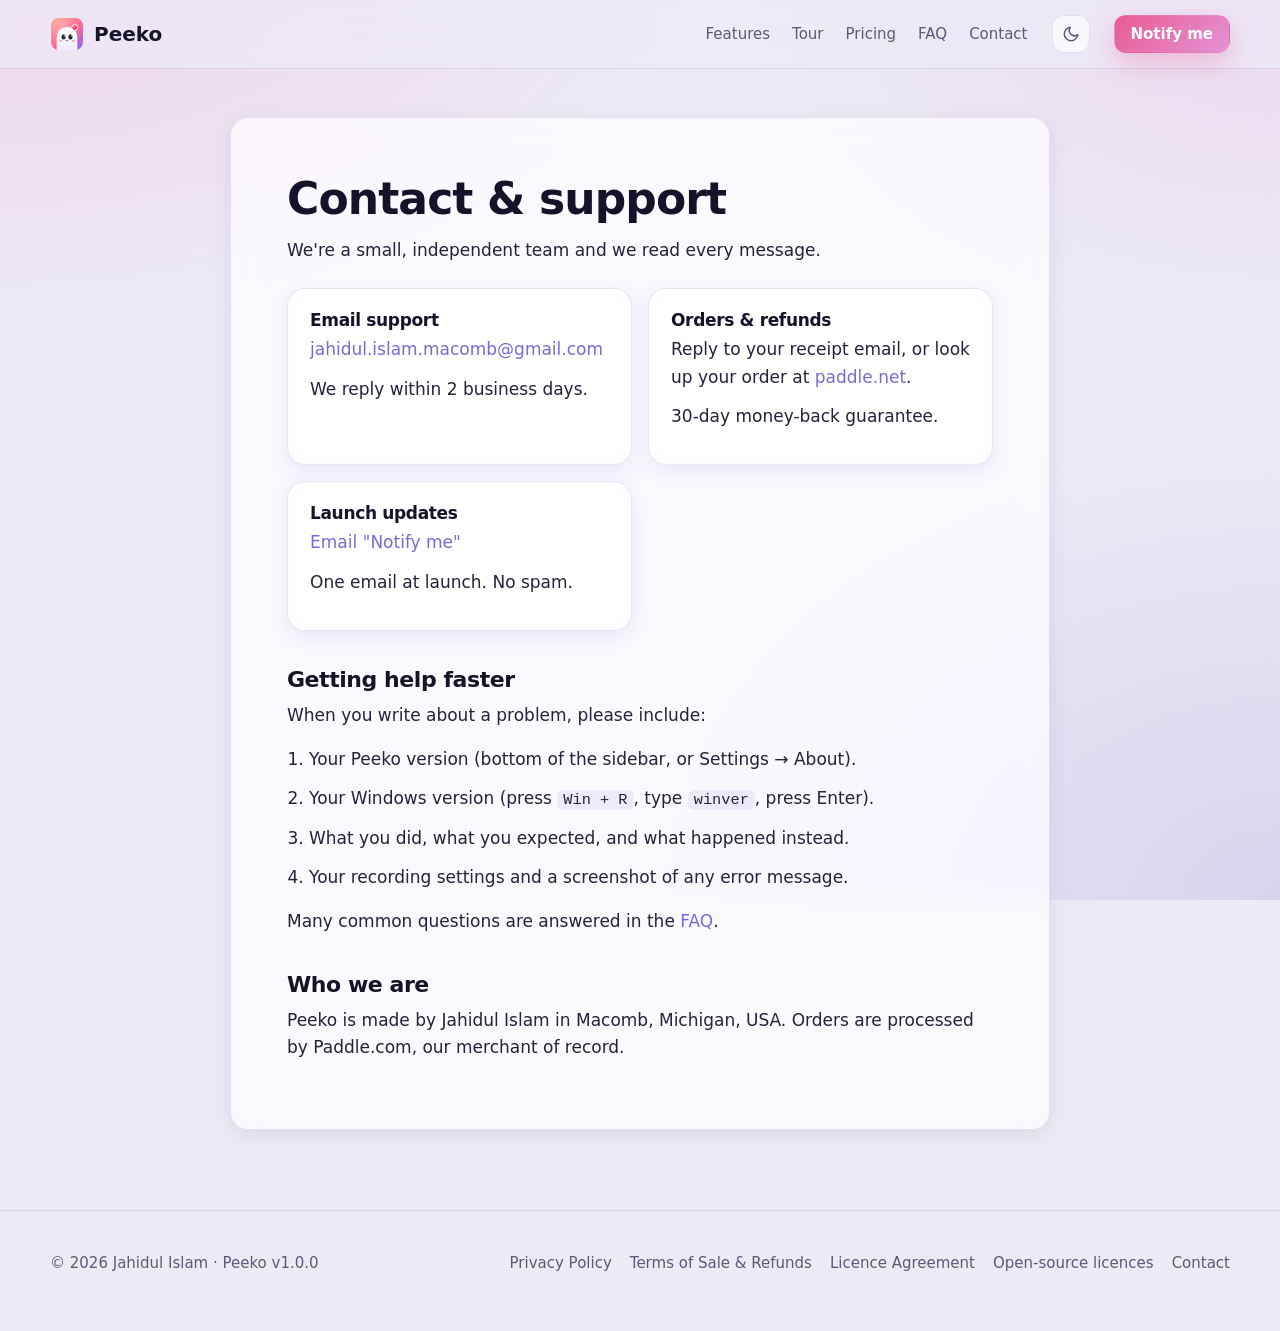
<file: contact.html>
<!doctype html>
<html lang="en">
  <head>
    <meta charset="utf-8" />
    <meta name="viewport" content="width=device-width, initial-scale=1" />
    <title>Contact and support: Peeko</title>
    <meta name="description" content="Get help with Peeko, ask about your order, or get notified when Peeko launches." />
    <link rel="canonical" href="https://peeko.flowgenius.tech/contact.html" />
    <meta property="og:type" content="website" />
    <meta property="og:title" content="Contact and support: Peeko" />
    <meta property="og:description" content="Get help with Peeko, ask about your order, or get notified when Peeko launches." />
    <meta property="og:url" content="https://peeko.flowgenius.tech/contact.html" />
    <meta property="og:image" content="https://peeko.flowgenius.tech/assets/peeko-tour-poster.jpg" />
    <meta name="twitter:card" content="summary_large_image" />
    <meta name="theme-color" content="#f67aa9" />
    <link rel="icon" type="image/svg+xml" href="assets/logo.svg" />
    <link rel="icon" type="image/png" href="assets/favicon.png" />
    <link rel="stylesheet" href="assets/site.css" />
    <script>
      ;(function () {
        var t = localStorage.getItem('peeko-theme')
        if (!t) t = matchMedia('(prefers-color-scheme: dark)').matches ? 'dark' : 'light'
        document.documentElement.dataset.theme = t
      })()
    </script>
    <script src="assets/site.js" defer></script>
  </head>
  <body>
    <a class="skip" href="#main">Skip to content</a>
    <header class="site-header">
      <nav class="wrap nav" aria-label="Main">
        <a class="brand" href="index.html"><img src="assets/logo.svg" alt="" width="34" height="34" />Peeko</a>
        <div class="nav-links">
          <a href="index.html#features">Features</a>
          <a href="index.html#tour">Tour</a>
          <a href="index.html#pricing">Pricing</a>
          <a href="index.html#faq">FAQ</a>
          <a href="contact.html">Contact</a>
        </div>
        <button class="icon-btn" type="button" data-theme-toggle aria-label="Switch theme"></button>
        <a class="btn btn-primary btn-sm" href="index.html#pricing" data-buy data-soon-label="Notify me"><span data-buy-label>Buy Peeko</span></a>
        <button class="icon-btn menu-btn" type="button" data-menu aria-label="Menu" aria-expanded="false">
          <svg width="20" height="20" viewBox="0 0 24 24" fill="none" stroke="currentColor" stroke-width="2" stroke-linecap="round" aria-hidden="true"><path d="M4 6h16M4 12h16M4 18h16"/></svg>
        </button>
      </nav>
    </header>
    <main id="main" class="wrap">
      <article class="card doc">
        <h1>Contact &amp; support</h1>
        <p class="muted">We're a small, independent team and we read every message.</p>

        <div class="notify" data-notify hidden>
          <strong>Peeko is launching soon.</strong> Email us with the subject <em>"Notify me"</em> and we'll let
          you know the moment it's available, at the launch price.
        </div>

        <div class="contact-grid">
          <div class="card">
            <h3>Email support</h3>
            <p><a href="mailto:jahidul.islam.macomb@gmail.com?subject=Peeko%20support">jahidul.islam.macomb@gmail.com</a></p>
            <p class="muted">We reply within 2 business days.</p>
          </div>
          <div class="card">
            <h3>Orders &amp; refunds</h3>
            <p>Reply to your receipt email, or look up your order at <a href="https://paddle.net" rel="noopener">paddle.net</a>.</p>
            <p class="muted">30-day money-back guarantee.</p>
          </div>
          <div class="card">
            <h3>Launch updates</h3>
            <p><a href="mailto:jahidul.islam.macomb@gmail.com?subject=Notify%20me%20when%20Peeko%20launches">Email "Notify me"</a></p>
            <p class="muted">One email at launch. No spam.</p>
          </div>
        </div>

        <h2>Getting help faster</h2>
        <p>When you write about a problem, please include:</p>
        <ol>
          <li>Your Peeko version (bottom of the sidebar, or Settings → About).</li>
          <li>Your Windows version (press <code>Win + R</code>, type <code>winver</code>, press Enter).</li>
          <li>What you did, what you expected, and what happened instead.</li>
          <li>Your recording settings and a screenshot of any error message.</li>
        </ol>
        <p>Many common questions are answered in the <a href="index.html#faq">FAQ</a>.</p>

        <h2>Who we are</h2>
        <p>Peeko is made by Jahidul Islam in Macomb, Michigan, USA. Orders are processed by Paddle.com, our merchant of record.</p>
      </article>
    </main>
    <footer class="site-footer">
      <div class="wrap footer-row">
        <div>© <span data-year>2026</span> Jahidul Islam · Peeko v1.0.0</div>
        <nav class="footer-links" aria-label="Legal">
          <a href="privacy.html">Privacy Policy</a>
          <a href="terms.html">Terms of Sale &amp; Refunds</a>
          <a href="eula.html">Licence Agreement</a>
          <a href="licenses.html">Open-source licences</a>
          <a href="contact.html">Contact</a>
        </nav>
      </div>
    </footer>
  </body>
</html>
</file>
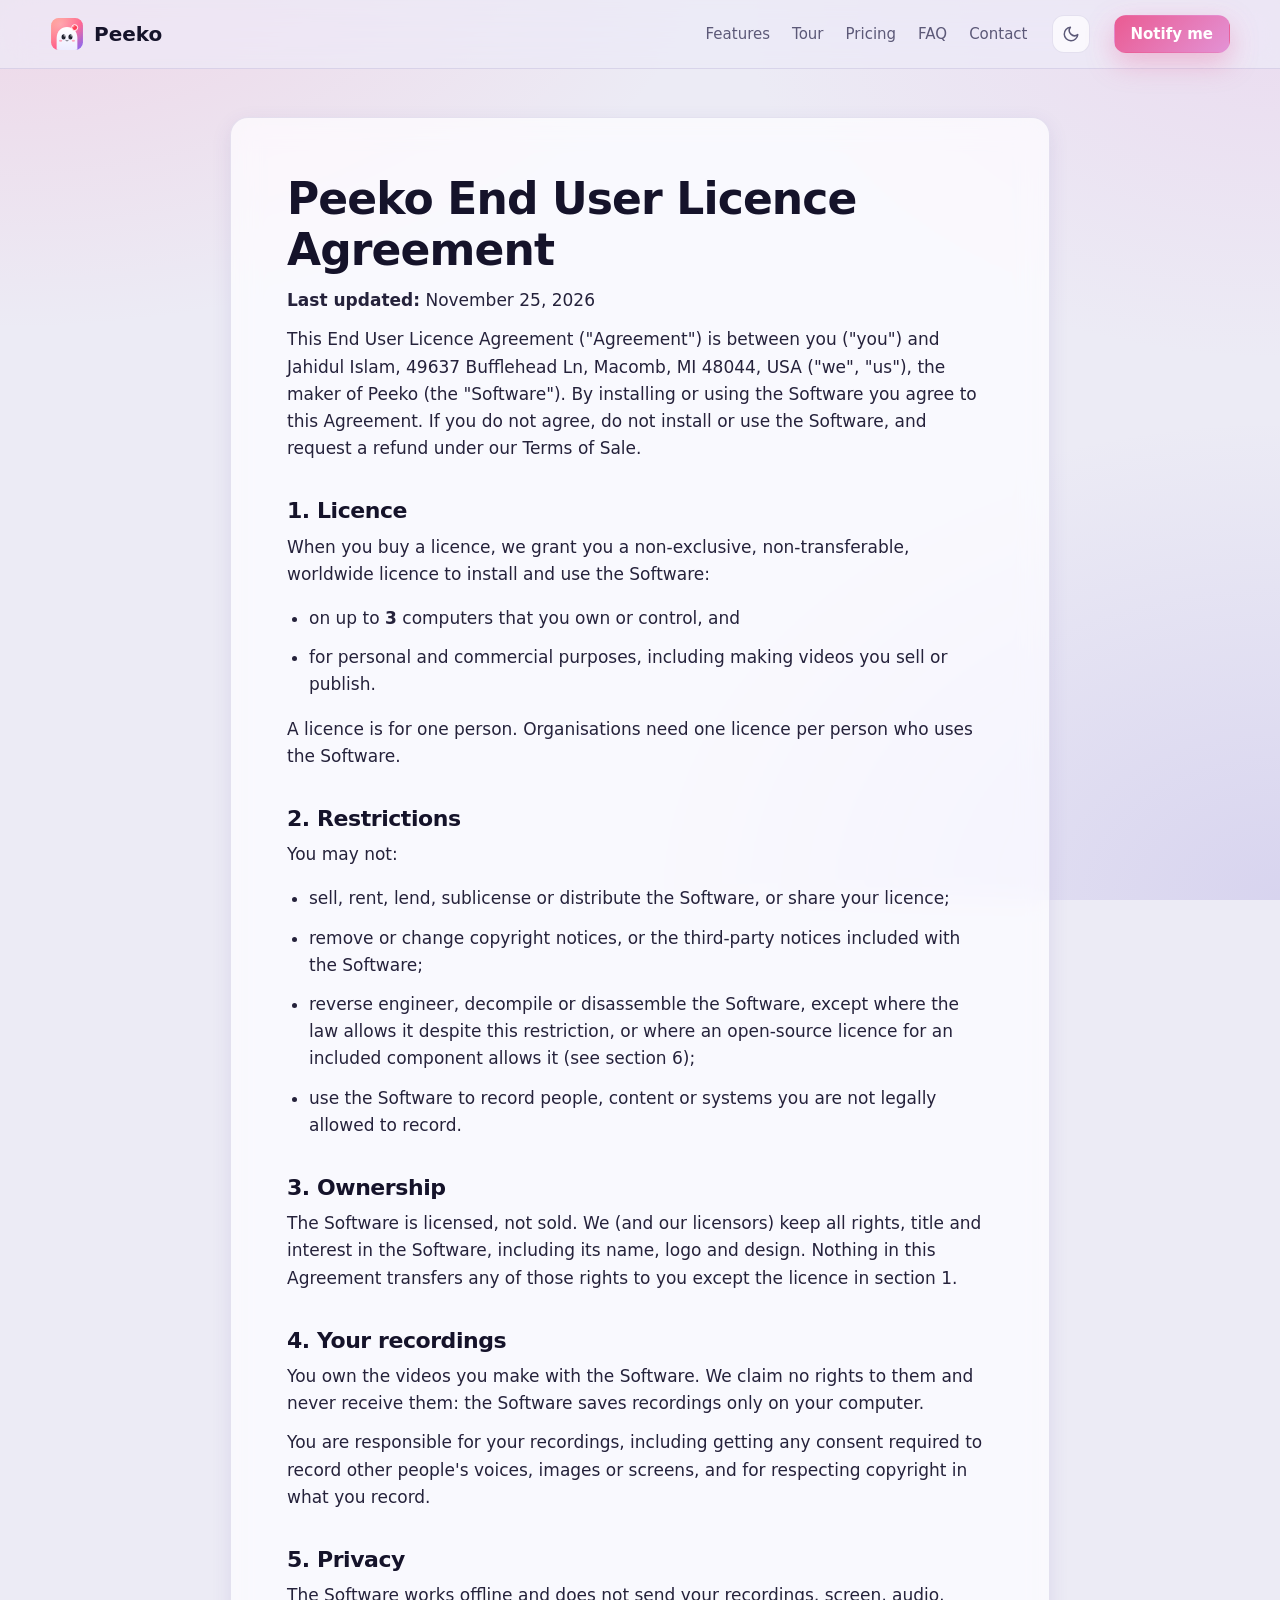
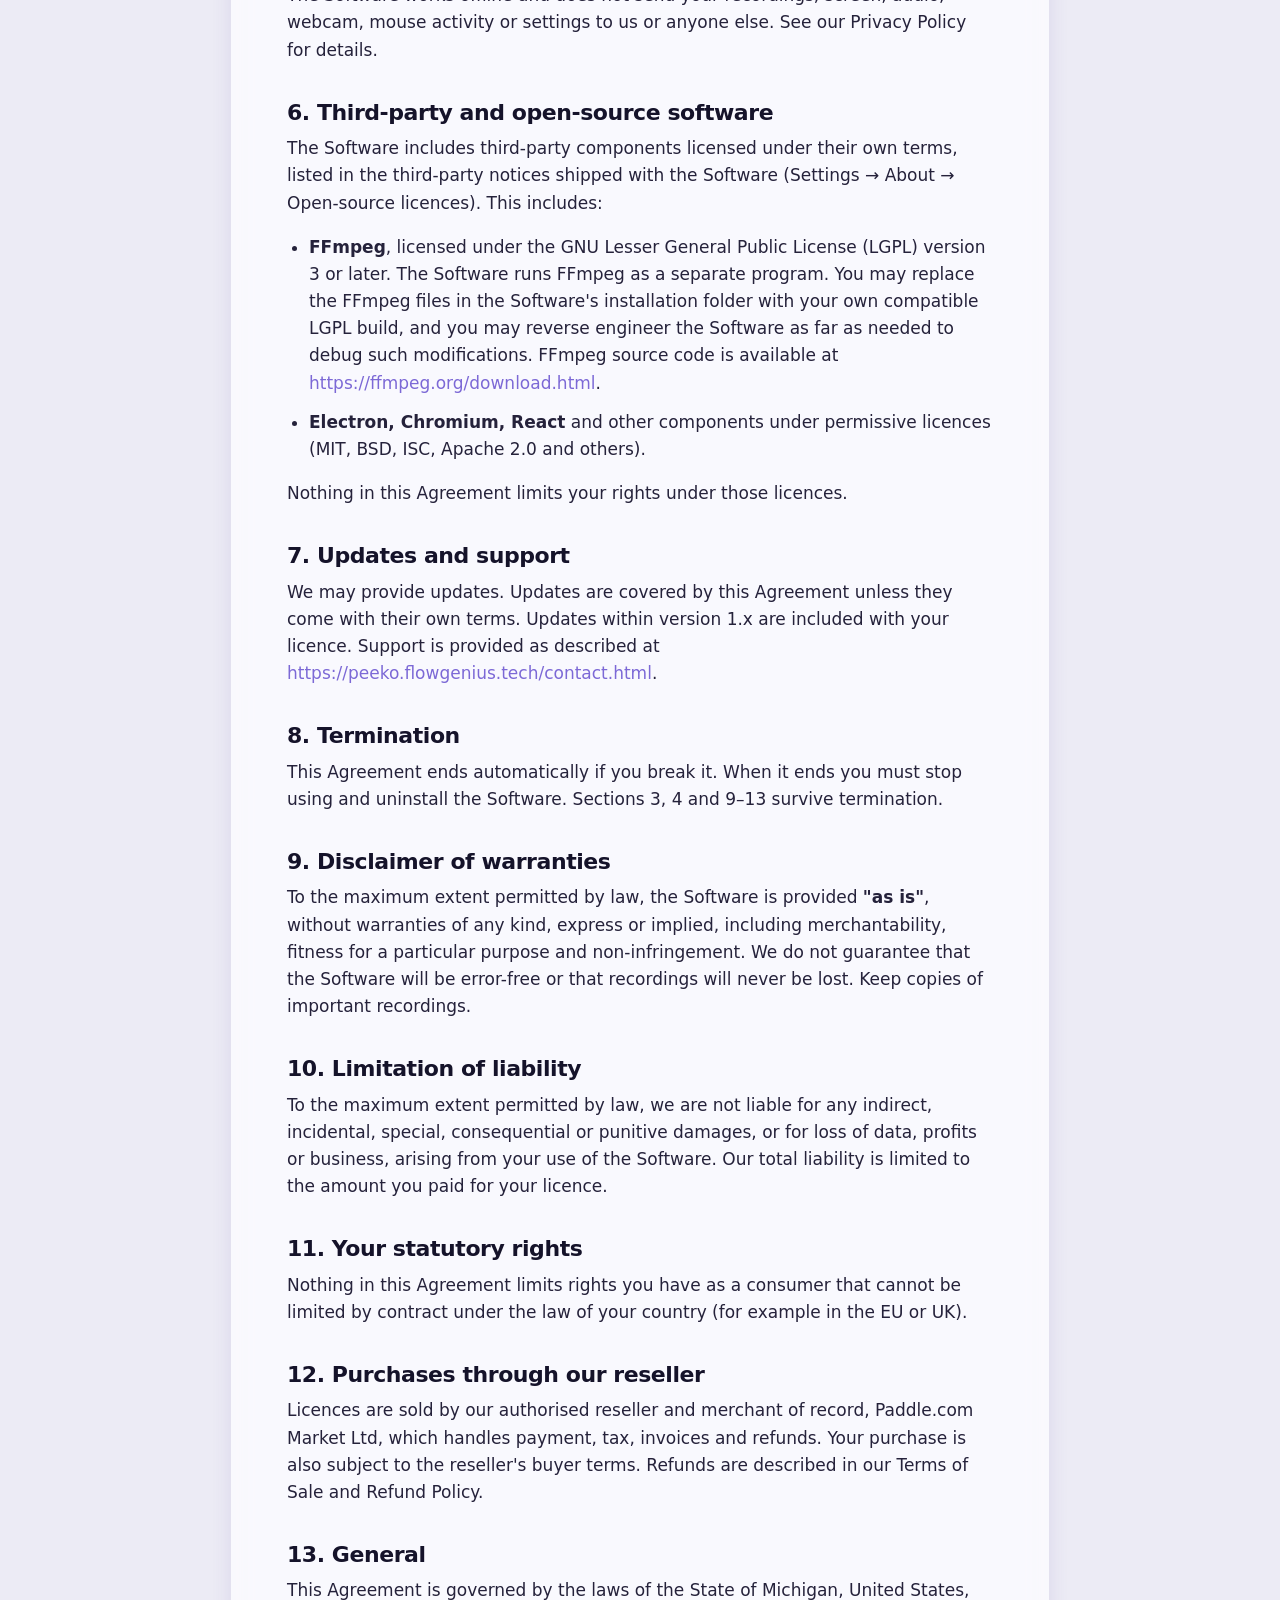
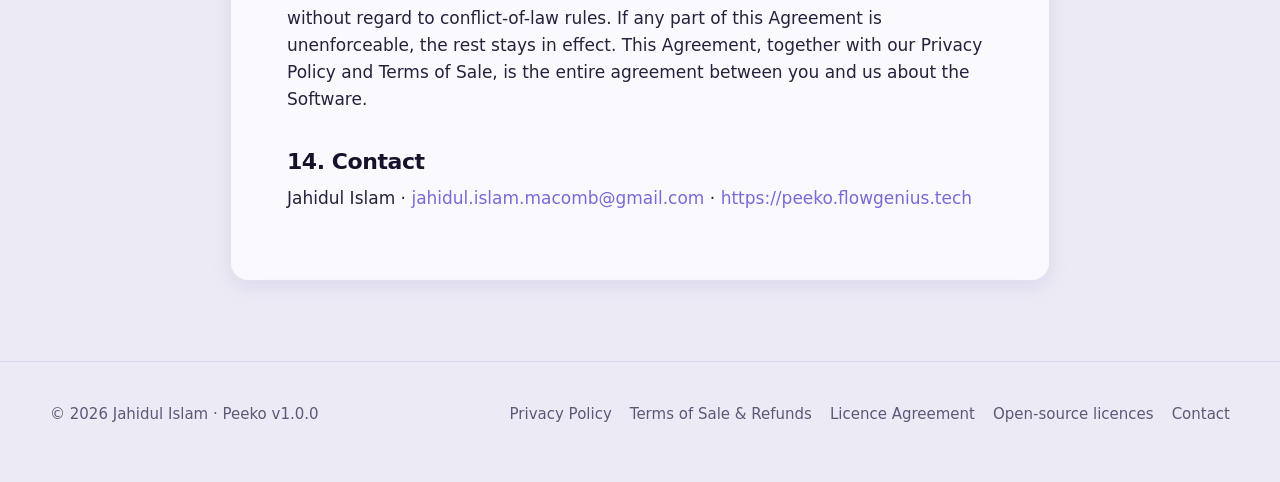
<file: eula.html>
<!doctype html>
<html lang="en">
  <head>
    <meta charset="utf-8" />
    <meta name="viewport" content="width=device-width, initial-scale=1" />
    <title>End User Licence Agreement: Peeko</title>
    <meta name="description" content="The licence agreement for Peeko." />
    <link rel="canonical" href="https://peeko.flowgenius.tech/eula.html" />
    <meta property="og:type" content="website" />
    <meta property="og:title" content="End User Licence Agreement: Peeko" />
    <meta property="og:description" content="The licence agreement for Peeko." />
    <meta property="og:url" content="https://peeko.flowgenius.tech/eula.html" />
    <meta property="og:image" content="https://peeko.flowgenius.tech/assets/peeko-tour-poster.jpg" />
    <meta name="twitter:card" content="summary_large_image" />
    <meta name="theme-color" content="#f67aa9" />
    <link rel="icon" type="image/svg+xml" href="assets/logo.svg" />
    <link rel="icon" type="image/png" href="assets/favicon.png" />
    <link rel="stylesheet" href="assets/site.css" />
    <script>
      ;(function () {
        var t = localStorage.getItem('peeko-theme')
        if (!t) t = matchMedia('(prefers-color-scheme: dark)').matches ? 'dark' : 'light'
        document.documentElement.dataset.theme = t
      })()
    </script>
    <script src="assets/site.js" defer></script>
  </head>
  <body>
    <a class="skip" href="#main">Skip to content</a>
    <header class="site-header">
      <nav class="wrap nav" aria-label="Main">
        <a class="brand" href="index.html"><img src="assets/logo.svg" alt="" width="34" height="34" />Peeko</a>
        <div class="nav-links">
          <a href="index.html#features">Features</a>
          <a href="index.html#tour">Tour</a>
          <a href="index.html#pricing">Pricing</a>
          <a href="index.html#faq">FAQ</a>
          <a href="contact.html">Contact</a>
        </div>
        <button class="icon-btn" type="button" data-theme-toggle aria-label="Switch theme"></button>
        <a class="btn btn-primary btn-sm" href="index.html#pricing" data-buy data-soon-label="Notify me"><span data-buy-label>Buy Peeko</span></a>
        <button class="icon-btn menu-btn" type="button" data-menu aria-label="Menu" aria-expanded="false">
          <svg width="20" height="20" viewBox="0 0 24 24" fill="none" stroke="currentColor" stroke-width="2" stroke-linecap="round" aria-hidden="true"><path d="M4 6h16M4 12h16M4 18h16"/></svg>
        </button>
      </nav>
    </header>
    <main id="main" class="wrap">
      <article class="card doc">
<h1>Peeko End User Licence Agreement</h1>
<p><strong>Last updated:</strong> November 25, 2026</p>
<p>This End User Licence Agreement (&quot;Agreement&quot;) is between you (&quot;you&quot;) and Jahidul Islam, 49637 Bufflehead Ln, Macomb, MI 48044, USA (&quot;we&quot;, &quot;us&quot;), the maker of Peeko (the &quot;Software&quot;). By installing or using the Software you agree to this Agreement. If you do not agree, do not install or use the Software, and request a refund under our Terms of Sale.</p>
<h2>1. Licence</h2>
<p>When you buy a licence, we grant you a non-exclusive, non-transferable, worldwide licence to install and use the Software:</p>
<ul>
<li>on up to <strong>3</strong> computers that you own or control, and</li>
<li>for personal and commercial purposes, including making videos you sell or publish.</li>
</ul>
<p>A licence is for one person. Organisations need one licence per person who uses the Software.</p>
<h2>2. Restrictions</h2>
<p>You may not:</p>
<ul>
<li>sell, rent, lend, sublicense or distribute the Software, or share your licence;</li>
<li>remove or change copyright notices, or the third-party notices included with the Software;</li>
<li>reverse engineer, decompile or disassemble the Software, except where the law allows it despite this restriction, or where an open-source licence for an included component allows it (see section 6);</li>
<li>use the Software to record people, content or systems you are not legally allowed to record.</li>
</ul>
<h2>3. Ownership</h2>
<p>The Software is licensed, not sold. We (and our licensors) keep all rights, title and interest in the Software, including its name, logo and design. Nothing in this Agreement transfers any of those rights to you except the licence in section 1.</p>
<h2>4. Your recordings</h2>
<p>You own the videos you make with the Software. We claim no rights to them and never receive them: the Software saves recordings only on your computer.</p>
<p>You are responsible for your recordings, including getting any consent required to record other people&#39;s voices, images or screens, and for respecting copyright in what you record.</p>
<h2>5. Privacy</h2>
<p>The Software works offline and does not send your recordings, screen, audio, webcam, mouse activity or settings to us or anyone else. See our Privacy Policy for details.</p>
<h2>6. Third-party and open-source software</h2>
<p>The Software includes third-party components licensed under their own terms, listed in the third-party notices shipped with the Software (Settings → About → Open-source licences). This includes:</p>
<ul>
<li><strong>FFmpeg</strong>, licensed under the GNU Lesser General Public License (LGPL) version 3 or later. The Software runs FFmpeg as a separate program. You may replace the FFmpeg files in the Software&#39;s installation folder with your own compatible LGPL build, and you may reverse engineer the Software as far as needed to debug such modifications. FFmpeg source code is available at <a href="https://ffmpeg.org/download.html">https://ffmpeg.org/download.html</a>.</li>
<li><strong>Electron, Chromium, React</strong> and other components under permissive licences (MIT, BSD, ISC, Apache 2.0 and others).</li>
</ul>
<p>Nothing in this Agreement limits your rights under those licences.</p>
<h2>7. Updates and support</h2>
<p>We may provide updates. Updates are covered by this Agreement unless they come with their own terms. Updates within version 1.x are included with your licence. Support is provided as described at <a href="https://peeko.flowgenius.tech/contact.html">https://peeko.flowgenius.tech/contact.html</a>.</p>
<h2>8. Termination</h2>
<p>This Agreement ends automatically if you break it. When it ends you must stop using and uninstall the Software. Sections 3, 4 and 9–13 survive termination.</p>
<h2>9. Disclaimer of warranties</h2>
<p>To the maximum extent permitted by law, the Software is provided <strong>&quot;as is&quot;</strong>, without warranties of any kind, express or implied, including merchantability, fitness for a particular purpose and non-infringement. We do not guarantee that the Software will be error-free or that recordings will never be lost. Keep copies of important recordings.</p>
<h2>10. Limitation of liability</h2>
<p>To the maximum extent permitted by law, we are not liable for any indirect, incidental, special, consequential or punitive damages, or for loss of data, profits or business, arising from your use of the Software. Our total liability is limited to the amount you paid for your licence.</p>
<h2>11. Your statutory rights</h2>
<p>Nothing in this Agreement limits rights you have as a consumer that cannot be limited by contract under the law of your country (for example in the EU or UK).</p>
<h2>12. Purchases through our reseller</h2>
<p>Licences are sold by our authorised reseller and merchant of record, Paddle.com Market Ltd, which handles payment, tax, invoices and refunds. Your purchase is also subject to the reseller&#39;s buyer terms. Refunds are described in our Terms of Sale and Refund Policy.</p>
<h2>13. General</h2>
<p>This Agreement is governed by the laws of the State of Michigan, United States, without regard to conflict-of-law rules. If any part of this Agreement is unenforceable, the rest stays in effect. This Agreement, together with our Privacy Policy and Terms of Sale, is the entire agreement between you and us about the Software.</p>
<h2>14. Contact</h2>
<p>Jahidul Islam · <a href="mailto:jahidul.islam.macomb@gmail.com">jahidul.islam.macomb@gmail.com</a> · <a href="https://peeko.flowgenius.tech">https://peeko.flowgenius.tech</a></p>

      </article>
    </main>
    <footer class="site-footer">
      <div class="wrap footer-row">
        <div>© <span data-year>2026</span> Jahidul Islam · Peeko v1.0.0</div>
        <nav class="footer-links" aria-label="Legal">
          <a href="privacy.html">Privacy Policy</a>
          <a href="terms.html">Terms of Sale &amp; Refunds</a>
          <a href="eula.html">Licence Agreement</a>
          <a href="licenses.html">Open-source licences</a>
          <a href="contact.html">Contact</a>
        </nav>
      </div>
    </footer>
  </body>
</html>
</file>
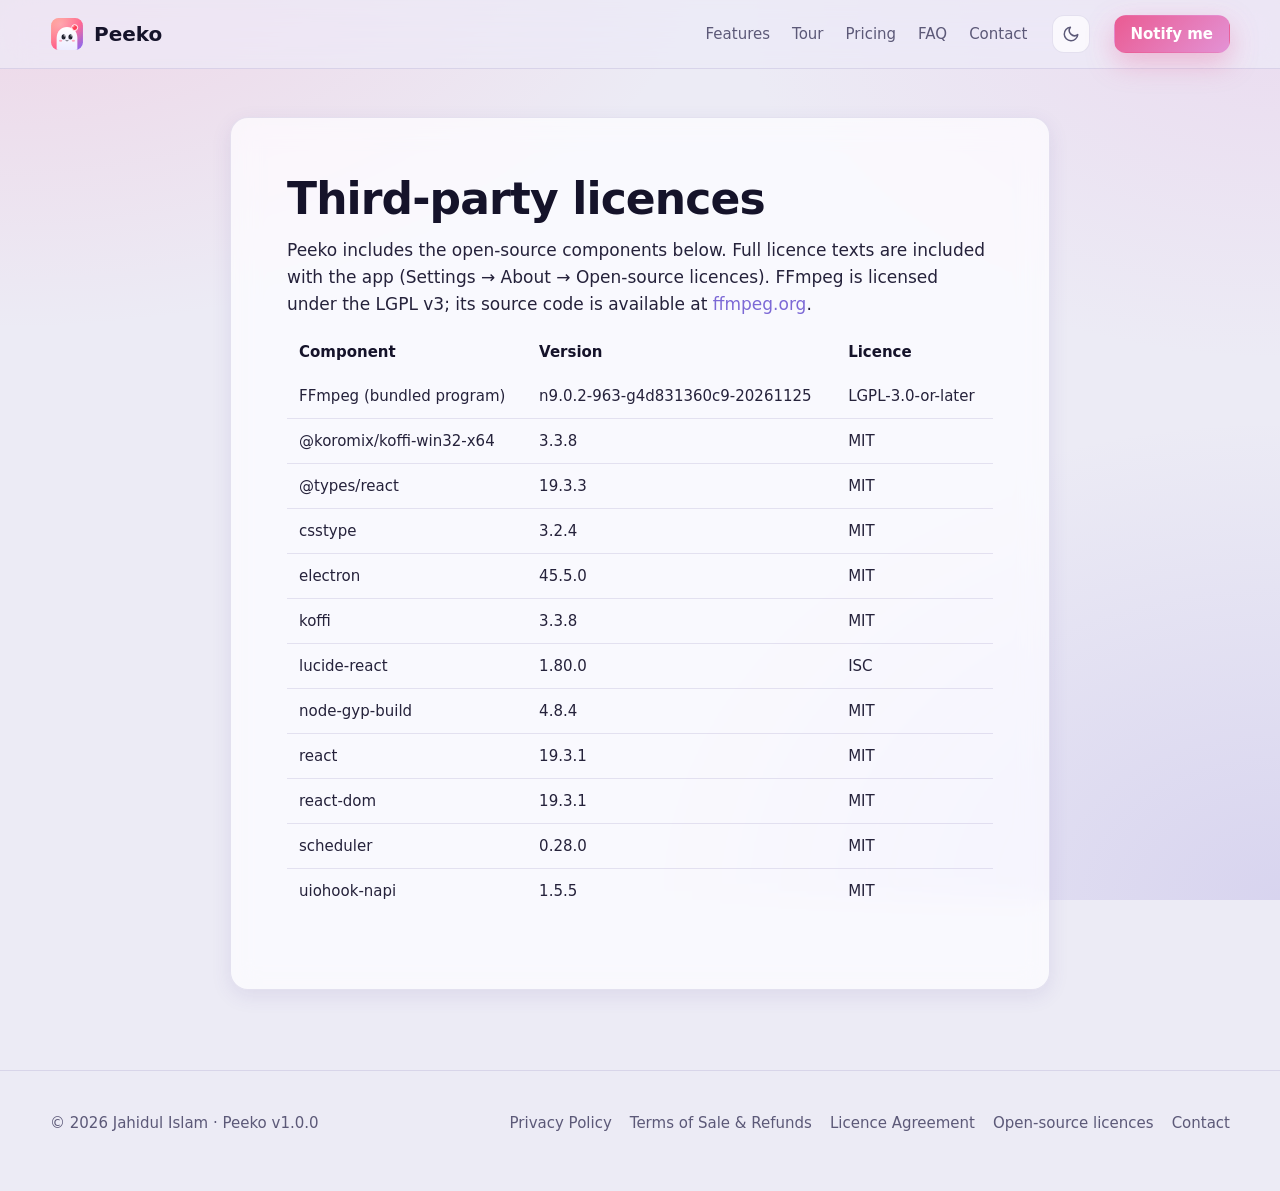
<file: licenses.html>
<!doctype html>
<html lang="en">
  <head>
    <meta charset="utf-8" />
    <meta name="viewport" content="width=device-width, initial-scale=1" />
    <title>Open-source licences: Peeko</title>
    <meta name="description" content="Open-source software included in Peeko, including FFmpeg (LGPL)." />
    <link rel="canonical" href="https://peeko.flowgenius.tech/licenses.html" />
    <meta property="og:type" content="website" />
    <meta property="og:title" content="Open-source licences: Peeko" />
    <meta property="og:description" content="Open-source software included in Peeko, including FFmpeg (LGPL)." />
    <meta property="og:url" content="https://peeko.flowgenius.tech/licenses.html" />
    <meta property="og:image" content="https://peeko.flowgenius.tech/assets/peeko-tour-poster.jpg" />
    <meta name="twitter:card" content="summary_large_image" />
    <meta name="theme-color" content="#f67aa9" />
    <link rel="icon" type="image/svg+xml" href="assets/logo.svg" />
    <link rel="icon" type="image/png" href="assets/favicon.png" />
    <link rel="stylesheet" href="assets/site.css" />
    <script>
      ;(function () {
        var t = localStorage.getItem('peeko-theme')
        if (!t) t = matchMedia('(prefers-color-scheme: dark)').matches ? 'dark' : 'light'
        document.documentElement.dataset.theme = t
      })()
    </script>
    <script src="assets/site.js" defer></script>
  </head>
  <body>
    <a class="skip" href="#main">Skip to content</a>
    <header class="site-header">
      <nav class="wrap nav" aria-label="Main">
        <a class="brand" href="index.html"><img src="assets/logo.svg" alt="" width="34" height="34" />Peeko</a>
        <div class="nav-links">
          <a href="index.html#features">Features</a>
          <a href="index.html#tour">Tour</a>
          <a href="index.html#pricing">Pricing</a>
          <a href="index.html#faq">FAQ</a>
          <a href="contact.html">Contact</a>
        </div>
        <button class="icon-btn" type="button" data-theme-toggle aria-label="Switch theme"></button>
        <a class="btn btn-primary btn-sm" href="index.html#pricing" data-buy data-soon-label="Notify me"><span data-buy-label>Buy Peeko</span></a>
        <button class="icon-btn menu-btn" type="button" data-menu aria-label="Menu" aria-expanded="false">
          <svg width="20" height="20" viewBox="0 0 24 24" fill="none" stroke="currentColor" stroke-width="2" stroke-linecap="round" aria-hidden="true"><path d="M4 6h16M4 12h16M4 18h16"/></svg>
        </button>
      </nav>
    </header>
    <main id="main" class="wrap">
      <article class="card doc">
<h1>Third-party licences</h1>
<p>Peeko includes the open-source components below. Full licence texts are included with the app (Settings → About → Open-source licences). FFmpeg is licensed under the LGPL v3; its source code is available at <a href="https://ffmpeg.org/download.html">ffmpeg.org</a>.</p>
<table>
<thead>
<tr>
<th>Component</th>
<th>Version</th>
<th>Licence</th>
</tr>
</thead>
<tbody><tr>
<td>FFmpeg (bundled program)</td>
<td>n9.0.2-963-g4d831360c9-20261125</td>
<td>LGPL-3.0-or-later</td>
</tr>
<tr>
<td>@koromix/koffi-win32-x64</td>
<td>3.3.8</td>
<td>MIT</td>
</tr>
<tr>
<td>@types/react</td>
<td>19.3.3</td>
<td>MIT</td>
</tr>
<tr>
<td>csstype</td>
<td>3.2.4</td>
<td>MIT</td>
</tr>
<tr>
<td>electron</td>
<td>45.5.0</td>
<td>MIT</td>
</tr>
<tr>
<td>koffi</td>
<td>3.3.8</td>
<td>MIT</td>
</tr>
<tr>
<td>lucide-react</td>
<td>1.80.0</td>
<td>ISC</td>
</tr>
<tr>
<td>node-gyp-build</td>
<td>4.8.4</td>
<td>MIT</td>
</tr>
<tr>
<td>react</td>
<td>19.3.1</td>
<td>MIT</td>
</tr>
<tr>
<td>react-dom</td>
<td>19.3.1</td>
<td>MIT</td>
</tr>
<tr>
<td>scheduler</td>
<td>0.28.0</td>
<td>MIT</td>
</tr>
<tr>
<td>uiohook-napi</td>
<td>1.5.5</td>
<td>MIT</td>
</tr>
</tbody></table>

      </article>
    </main>
    <footer class="site-footer">
      <div class="wrap footer-row">
        <div>© <span data-year>2026</span> Jahidul Islam · Peeko v1.0.0</div>
        <nav class="footer-links" aria-label="Legal">
          <a href="privacy.html">Privacy Policy</a>
          <a href="terms.html">Terms of Sale &amp; Refunds</a>
          <a href="eula.html">Licence Agreement</a>
          <a href="licenses.html">Open-source licences</a>
          <a href="contact.html">Contact</a>
        </nav>
      </div>
    </footer>
  </body>
</html>
</file>
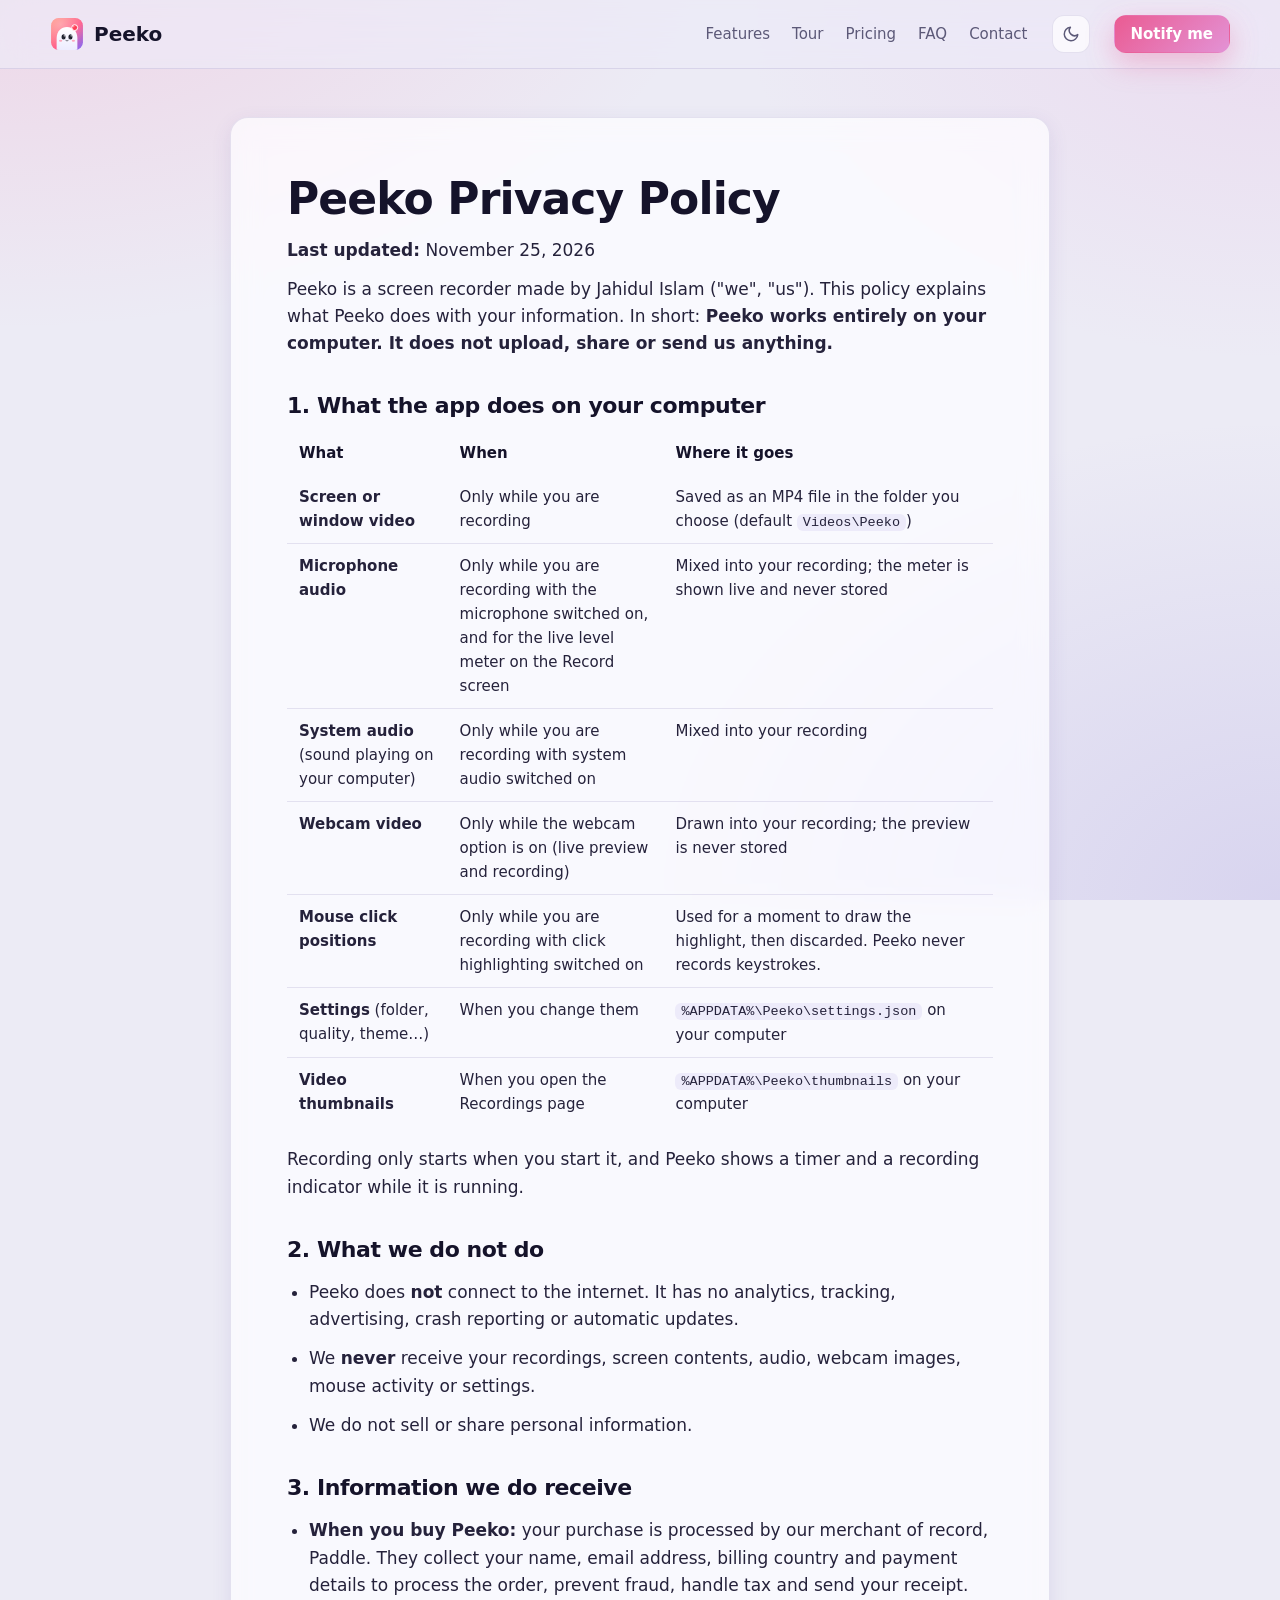
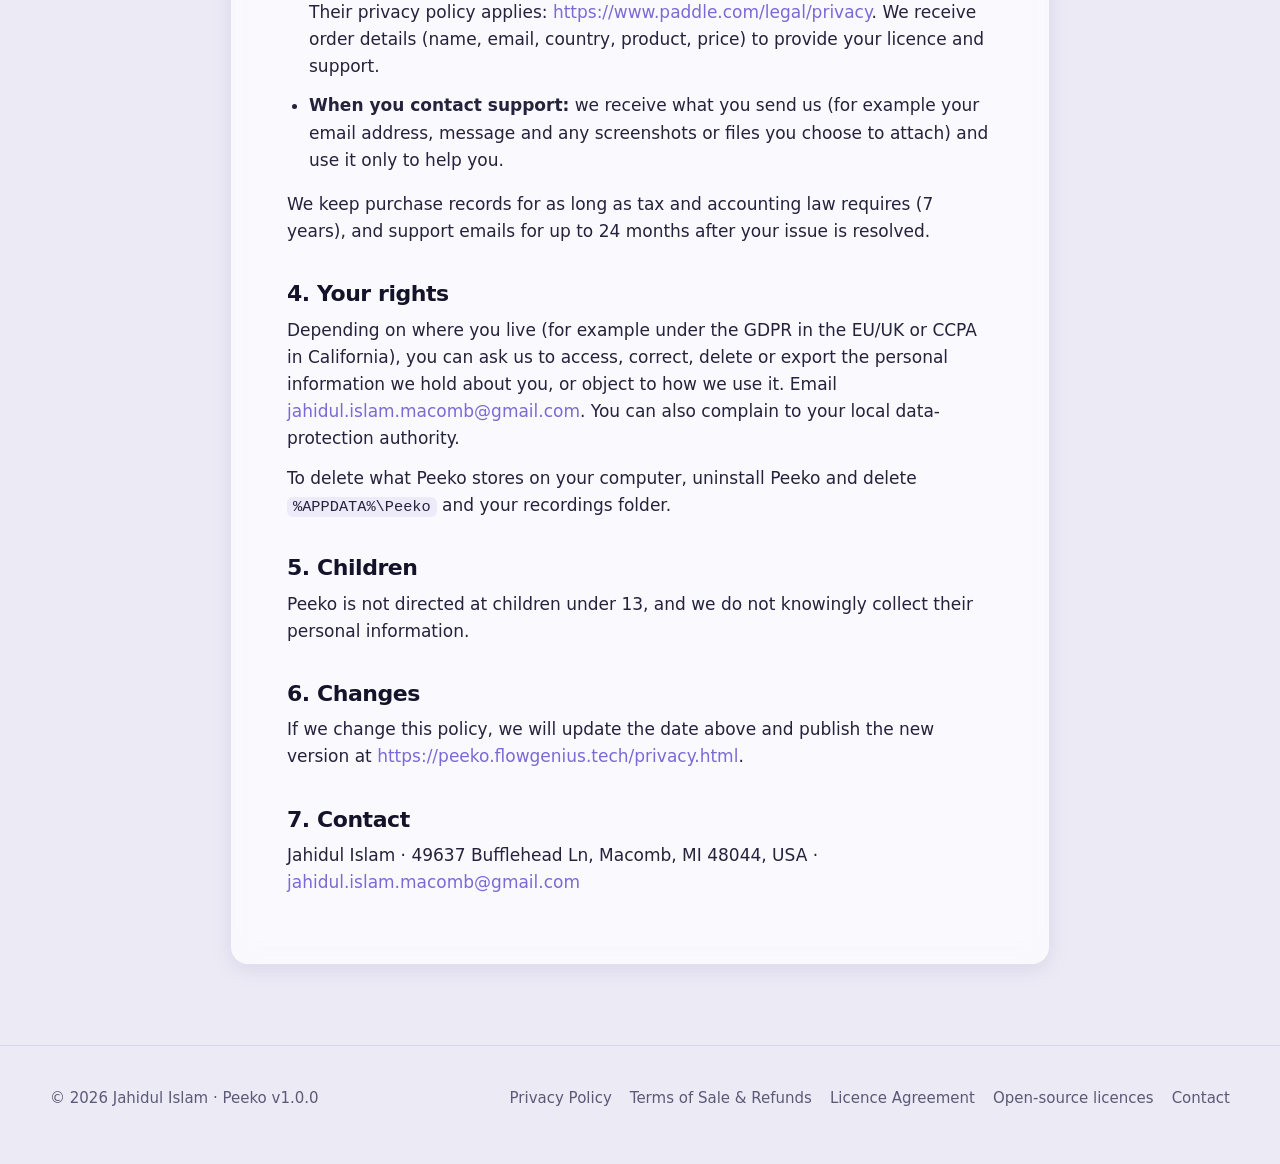
<file: privacy.html>
<!doctype html>
<html lang="en">
  <head>
    <meta charset="utf-8" />
    <meta name="viewport" content="width=device-width, initial-scale=1" />
    <title>Privacy Policy: Peeko</title>
    <meta name="description" content="How Peeko handles your information: everything stays on your computer." />
    <link rel="canonical" href="https://peeko.flowgenius.tech/privacy.html" />
    <meta property="og:type" content="website" />
    <meta property="og:title" content="Privacy Policy: Peeko" />
    <meta property="og:description" content="How Peeko handles your information: everything stays on your computer." />
    <meta property="og:url" content="https://peeko.flowgenius.tech/privacy.html" />
    <meta property="og:image" content="https://peeko.flowgenius.tech/assets/peeko-tour-poster.jpg" />
    <meta name="twitter:card" content="summary_large_image" />
    <meta name="theme-color" content="#f67aa9" />
    <link rel="icon" type="image/svg+xml" href="assets/logo.svg" />
    <link rel="icon" type="image/png" href="assets/favicon.png" />
    <link rel="stylesheet" href="assets/site.css" />
    <script>
      ;(function () {
        var t = localStorage.getItem('peeko-theme')
        if (!t) t = matchMedia('(prefers-color-scheme: dark)').matches ? 'dark' : 'light'
        document.documentElement.dataset.theme = t
      })()
    </script>
    <script src="assets/site.js" defer></script>
  </head>
  <body>
    <a class="skip" href="#main">Skip to content</a>
    <header class="site-header">
      <nav class="wrap nav" aria-label="Main">
        <a class="brand" href="index.html"><img src="assets/logo.svg" alt="" width="34" height="34" />Peeko</a>
        <div class="nav-links">
          <a href="index.html#features">Features</a>
          <a href="index.html#tour">Tour</a>
          <a href="index.html#pricing">Pricing</a>
          <a href="index.html#faq">FAQ</a>
          <a href="contact.html">Contact</a>
        </div>
        <button class="icon-btn" type="button" data-theme-toggle aria-label="Switch theme"></button>
        <a class="btn btn-primary btn-sm" href="index.html#pricing" data-buy data-soon-label="Notify me"><span data-buy-label>Buy Peeko</span></a>
        <button class="icon-btn menu-btn" type="button" data-menu aria-label="Menu" aria-expanded="false">
          <svg width="20" height="20" viewBox="0 0 24 24" fill="none" stroke="currentColor" stroke-width="2" stroke-linecap="round" aria-hidden="true"><path d="M4 6h16M4 12h16M4 18h16"/></svg>
        </button>
      </nav>
    </header>
    <main id="main" class="wrap">
      <article class="card doc">
<h1>Peeko Privacy Policy</h1>
<p><strong>Last updated:</strong> November 25, 2026</p>
<p>Peeko is a screen recorder made by Jahidul Islam (&quot;we&quot;, &quot;us&quot;). This policy explains what Peeko does with your information. In short: <strong>Peeko works entirely on your computer. It does not upload, share or send us anything.</strong></p>
<h2>1. What the app does on your computer</h2>
<table>
<thead>
<tr>
<th>What</th>
<th>When</th>
<th>Where it goes</th>
</tr>
</thead>
<tbody><tr>
<td><strong>Screen or window video</strong></td>
<td>Only while you are recording</td>
<td>Saved as an MP4 file in the folder you choose (default <code>Videos\Peeko</code>)</td>
</tr>
<tr>
<td><strong>Microphone audio</strong></td>
<td>Only while you are recording with the microphone switched on, and for the live level meter on the Record screen</td>
<td>Mixed into your recording; the meter is shown live and never stored</td>
</tr>
<tr>
<td><strong>System audio</strong> (sound playing on your computer)</td>
<td>Only while you are recording with system audio switched on</td>
<td>Mixed into your recording</td>
</tr>
<tr>
<td><strong>Webcam video</strong></td>
<td>Only while the webcam option is on (live preview and recording)</td>
<td>Drawn into your recording; the preview is never stored</td>
</tr>
<tr>
<td><strong>Mouse click positions</strong></td>
<td>Only while you are recording with click highlighting switched on</td>
<td>Used for a moment to draw the highlight, then discarded. Peeko never records keystrokes.</td>
</tr>
<tr>
<td><strong>Settings</strong> (folder, quality, theme…)</td>
<td>When you change them</td>
<td><code>%APPDATA%\Peeko\settings.json</code> on your computer</td>
</tr>
<tr>
<td><strong>Video thumbnails</strong></td>
<td>When you open the Recordings page</td>
<td><code>%APPDATA%\Peeko\thumbnails</code> on your computer</td>
</tr>
</tbody></table>
<p>Recording only starts when you start it, and Peeko shows a timer and a recording indicator while it is running.</p>
<h2>2. What we do not do</h2>
<ul>
<li>Peeko does <strong>not</strong> connect to the internet. It has no analytics, tracking, advertising, crash reporting or automatic updates.</li>
<li>We <strong>never</strong> receive your recordings, screen contents, audio, webcam images, mouse activity or settings.</li>
<li>We do not sell or share personal information.</li>
</ul>
<h2>3. Information we do receive</h2>
<ul>
<li><strong>When you buy Peeko:</strong> your purchase is processed by our merchant of record, Paddle. They collect your name, email address, billing country and payment details to process the order, prevent fraud, handle tax and send your receipt. Their privacy policy applies: <a href="https://www.paddle.com/legal/privacy">https://www.paddle.com/legal/privacy</a>. We receive order details (name, email, country, product, price) to provide your licence and support.</li>
<li><strong>When you contact support:</strong> we receive what you send us (for example your email address, message and any screenshots or files you choose to attach) and use it only to help you.</li>
</ul>
<p>We keep purchase records for as long as tax and accounting law requires (7 years), and support emails for up to 24 months after your issue is resolved.</p>
<h2>4. Your rights</h2>
<p>Depending on where you live (for example under the GDPR in the EU/UK or CCPA in California), you can ask us to access, correct, delete or export the personal information we hold about you, or object to how we use it. Email <a href="mailto:jahidul.islam.macomb@gmail.com">jahidul.islam.macomb@gmail.com</a>. You can also complain to your local data-protection authority.</p>
<p>To delete what Peeko stores on your computer, uninstall Peeko and delete <code>%APPDATA%\Peeko</code> and your recordings folder.</p>
<h2>5. Children</h2>
<p>Peeko is not directed at children under 13, and we do not knowingly collect their personal information.</p>
<h2>6. Changes</h2>
<p>If we change this policy, we will update the date above and publish the new version at <a href="https://peeko.flowgenius.tech/privacy.html">https://peeko.flowgenius.tech/privacy.html</a>.</p>
<h2>7. Contact</h2>
<p>Jahidul Islam · 49637 Bufflehead Ln, Macomb, MI 48044, USA · <a href="mailto:jahidul.islam.macomb@gmail.com">jahidul.islam.macomb@gmail.com</a></p>

      </article>
    </main>
    <footer class="site-footer">
      <div class="wrap footer-row">
        <div>© <span data-year>2026</span> Jahidul Islam · Peeko v1.0.0</div>
        <nav class="footer-links" aria-label="Legal">
          <a href="privacy.html">Privacy Policy</a>
          <a href="terms.html">Terms of Sale &amp; Refunds</a>
          <a href="eula.html">Licence Agreement</a>
          <a href="licenses.html">Open-source licences</a>
          <a href="contact.html">Contact</a>
        </nav>
      </div>
    </footer>
  </body>
</html>
</file>
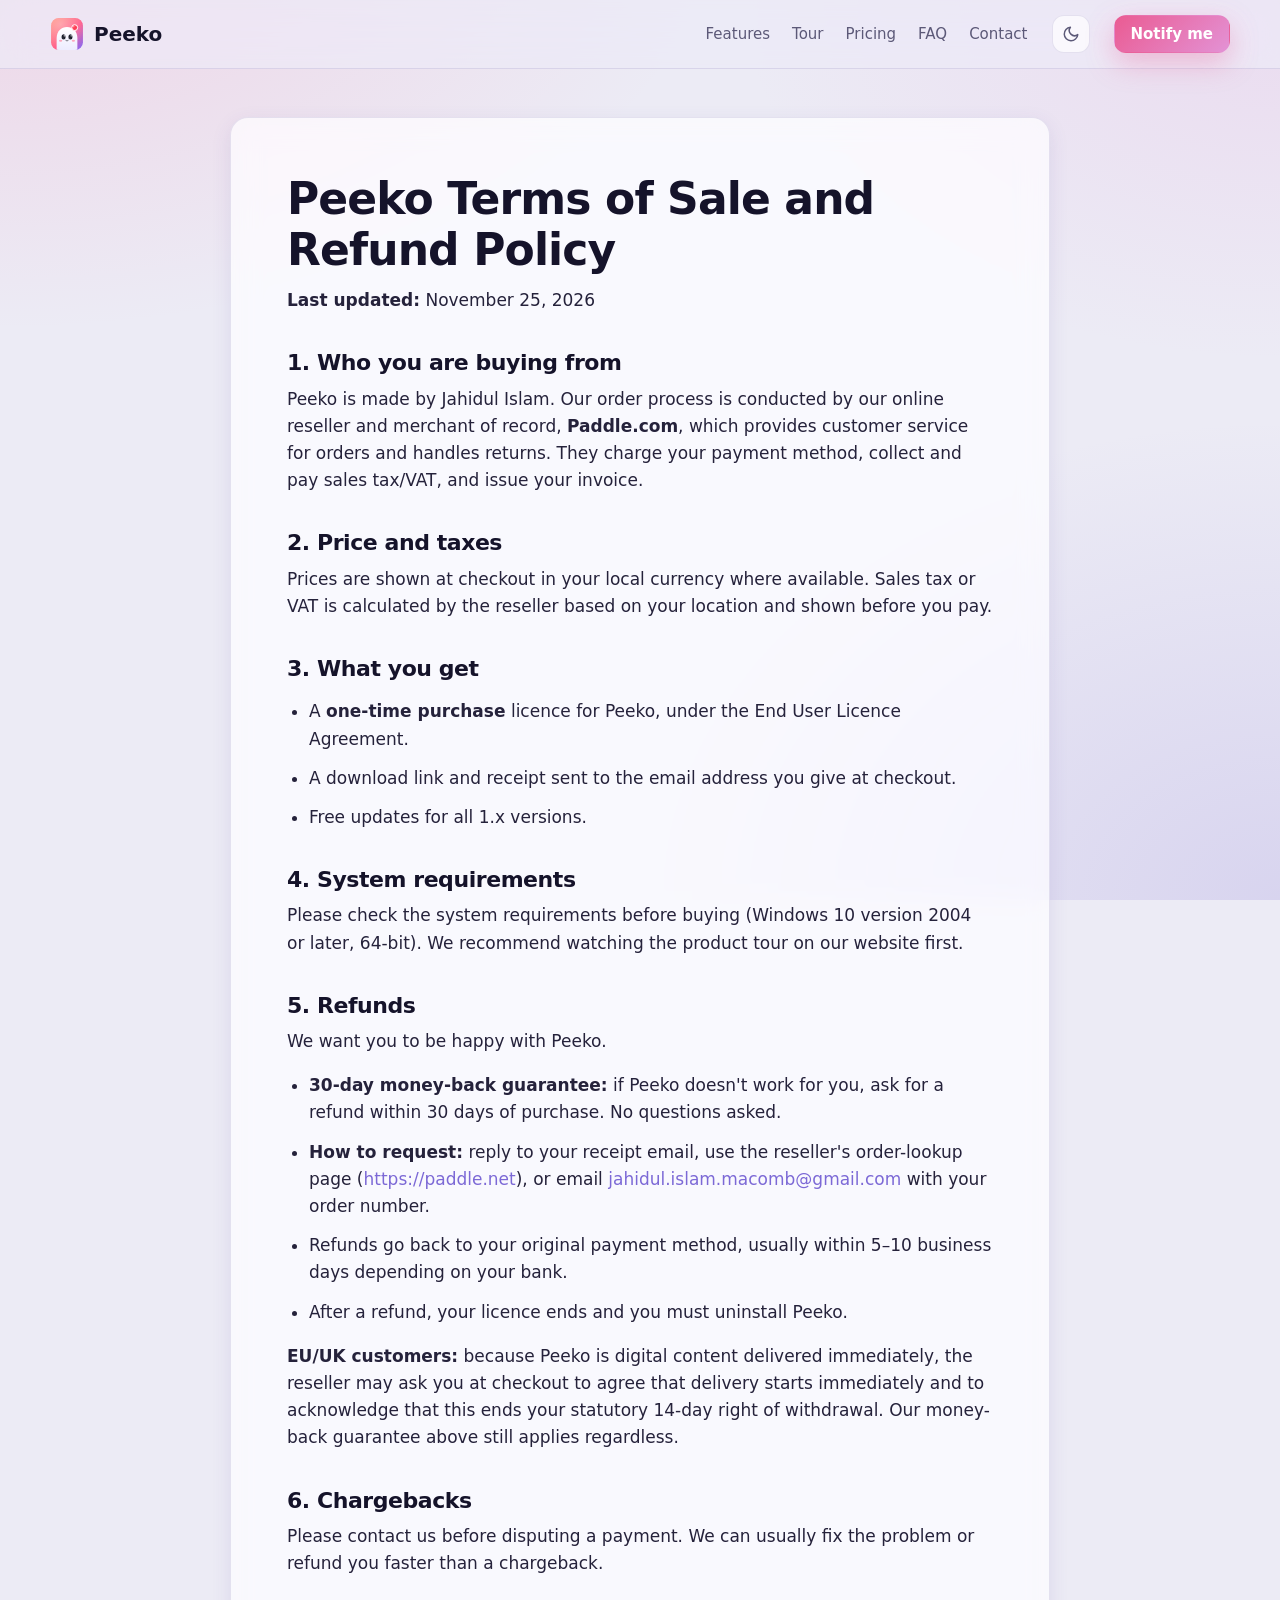
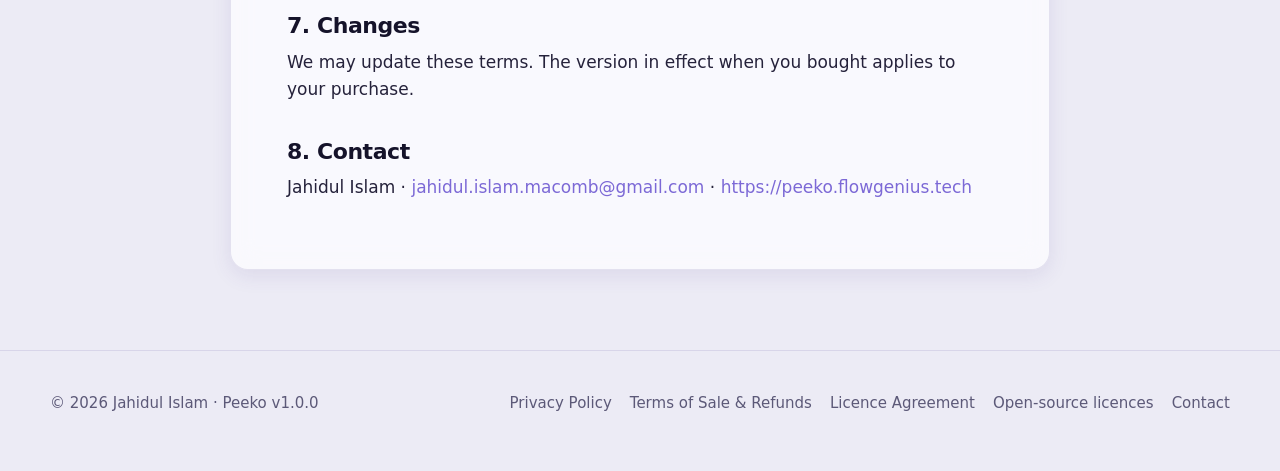
<file: terms.html>
<!doctype html>
<html lang="en">
  <head>
    <meta charset="utf-8" />
    <meta name="viewport" content="width=device-width, initial-scale=1" />
    <title>Terms of Sale &amp; Refund Policy: Peeko</title>
    <meta name="description" content="Pricing, delivery and our 30-day money-back guarantee." />
    <link rel="canonical" href="https://peeko.flowgenius.tech/terms.html" />
    <meta property="og:type" content="website" />
    <meta property="og:title" content="Terms of Sale &amp; Refund Policy: Peeko" />
    <meta property="og:description" content="Pricing, delivery and our 30-day money-back guarantee." />
    <meta property="og:url" content="https://peeko.flowgenius.tech/terms.html" />
    <meta property="og:image" content="https://peeko.flowgenius.tech/assets/peeko-tour-poster.jpg" />
    <meta name="twitter:card" content="summary_large_image" />
    <meta name="theme-color" content="#f67aa9" />
    <link rel="icon" type="image/svg+xml" href="assets/logo.svg" />
    <link rel="icon" type="image/png" href="assets/favicon.png" />
    <link rel="stylesheet" href="assets/site.css" />
    <script>
      ;(function () {
        var t = localStorage.getItem('peeko-theme')
        if (!t) t = matchMedia('(prefers-color-scheme: dark)').matches ? 'dark' : 'light'
        document.documentElement.dataset.theme = t
      })()
    </script>
    <script src="assets/site.js" defer></script>
  </head>
  <body>
    <a class="skip" href="#main">Skip to content</a>
    <header class="site-header">
      <nav class="wrap nav" aria-label="Main">
        <a class="brand" href="index.html"><img src="assets/logo.svg" alt="" width="34" height="34" />Peeko</a>
        <div class="nav-links">
          <a href="index.html#features">Features</a>
          <a href="index.html#tour">Tour</a>
          <a href="index.html#pricing">Pricing</a>
          <a href="index.html#faq">FAQ</a>
          <a href="contact.html">Contact</a>
        </div>
        <button class="icon-btn" type="button" data-theme-toggle aria-label="Switch theme"></button>
        <a class="btn btn-primary btn-sm" href="index.html#pricing" data-buy data-soon-label="Notify me"><span data-buy-label>Buy Peeko</span></a>
        <button class="icon-btn menu-btn" type="button" data-menu aria-label="Menu" aria-expanded="false">
          <svg width="20" height="20" viewBox="0 0 24 24" fill="none" stroke="currentColor" stroke-width="2" stroke-linecap="round" aria-hidden="true"><path d="M4 6h16M4 12h16M4 18h16"/></svg>
        </button>
      </nav>
    </header>
    <main id="main" class="wrap">
      <article class="card doc">
<h1>Peeko Terms of Sale and Refund Policy</h1>
<p><strong>Last updated:</strong> November 25, 2026</p>
<h2>1. Who you are buying from</h2>
<p>Peeko is made by Jahidul Islam. Our order process is conducted by our online reseller and merchant of record, <strong>Paddle.com</strong>, which provides customer service for orders and handles returns. They charge your payment method, collect and pay sales tax/VAT, and issue your invoice.</p>
<h2>2. Price and taxes</h2>
<p>Prices are shown at checkout in your local currency where available. Sales tax or VAT is calculated by the reseller based on your location and shown before you pay.</p>
<h2>3. What you get</h2>
<ul>
<li>A <strong>one-time purchase</strong> licence for Peeko, under the End User Licence Agreement.</li>
<li>A download link and receipt sent to the email address you give at checkout.</li>
<li>Free updates for all 1.x versions.</li>
</ul>
<h2>4. System requirements</h2>
<p>Please check the system requirements before buying (Windows 10 version 2004 or later, 64-bit). We recommend watching the product tour on our website first.</p>
<h2>5. Refunds</h2>
<p>We want you to be happy with Peeko.</p>
<ul>
<li><strong>30-day money-back guarantee:</strong> if Peeko doesn&#39;t work for you, ask for a refund within 30 days of purchase. No questions asked.</li>
<li><strong>How to request:</strong> reply to your receipt email, use the reseller&#39;s order-lookup page (<a href="https://paddle.net">https://paddle.net</a>), or email <a href="mailto:jahidul.islam.macomb@gmail.com">jahidul.islam.macomb@gmail.com</a> with your order number.</li>
<li>Refunds go back to your original payment method, usually within 5–10 business days depending on your bank.</li>
<li>After a refund, your licence ends and you must uninstall Peeko.</li>
</ul>
<p><strong>EU/UK customers:</strong> because Peeko is digital content delivered immediately, the reseller may ask you at checkout to agree that delivery starts immediately and to acknowledge that this ends your statutory 14-day right of withdrawal. Our money-back guarantee above still applies regardless.</p>
<h2>6. Chargebacks</h2>
<p>Please contact us before disputing a payment. We can usually fix the problem or refund you faster than a chargeback.</p>
<h2>7. Changes</h2>
<p>We may update these terms. The version in effect when you bought applies to your purchase.</p>
<h2>8. Contact</h2>
<p>Jahidul Islam · <a href="mailto:jahidul.islam.macomb@gmail.com">jahidul.islam.macomb@gmail.com</a> · <a href="https://peeko.flowgenius.tech">https://peeko.flowgenius.tech</a></p>

      </article>
    </main>
    <footer class="site-footer">
      <div class="wrap footer-row">
        <div>© <span data-year>2026</span> Jahidul Islam · Peeko v1.0.0</div>
        <nav class="footer-links" aria-label="Legal">
          <a href="privacy.html">Privacy Policy</a>
          <a href="terms.html">Terms of Sale &amp; Refunds</a>
          <a href="eula.html">Licence Agreement</a>
          <a href="licenses.html">Open-source licences</a>
          <a href="contact.html">Contact</a>
        </nav>
      </div>
    </footer>
  </body>
</html>
</file>
<file: assets/site.css>
/* Peeko website: same lavender-glass palette as the app (light + dark). */
:root {
  --bg: #ecebf5;
  --surface: rgba(255, 255, 255, 0.7);
  --surface-solid: #ffffff;
  --border: rgba(110, 100, 170, 0.16);
  --text: #25223b;
  --text-strong: #15132a;
  --text-2: #5c5978;
  --text-3: #8b87a6;
  --accent: #7c69d6;
  --pink: #f67aa9;
  --orchid: #e392d5;
  --violet: #8778d6;
  --rec: #ea5b92;
  --ok: #1f9e74;
  --grad: linear-gradient(135deg, #f67aa9, #e392d5 50%, #8778d6);
  --shadow: 0 18px 50px rgba(74, 63, 143, 0.16);
  --shadow-sm: 0 6px 20px rgba(74, 63, 143, 0.1);
  --radius: 18px;
  --font: 'Segoe UI Variable Text', 'Segoe UI', system-ui, -apple-system, 'Helvetica Neue', Arial, sans-serif;
  --page-bg:
    radial-gradient(1200px 700px at 0% -10%, rgba(246, 122, 169, 0.22), transparent 60%),
    radial-gradient(900px 600px at 100% 0%, rgba(227, 146, 213, 0.18), transparent 60%),
    radial-gradient(1100px 800px at 100% 100%, rgba(135, 120, 214, 0.2), transparent 60%),
    #ecebf5;
  color-scheme: light;
}
:root[data-theme='dark'] {
  --bg: #110f1d;
  --surface: rgba(38, 34, 64, 0.66);
  --surface-solid: #1d1a32;
  --border: rgba(190, 180, 255, 0.12);
  --text: #eeecf8;
  --text-strong: #ffffff;
  --text-2: #b0abcc;
  --text-3: #807b9f;
  --accent: #a093f5;
  --rec: #f4689c;
  --ok: #45d6a4;
  --shadow: 0 18px 50px rgba(0, 0, 0, 0.45);
  --shadow-sm: 0 6px 20px rgba(0, 0, 0, 0.3);
  --page-bg:
    radial-gradient(1200px 700px at 0% -10%, rgba(246, 122, 169, 0.12), transparent 60%),
    radial-gradient(1100px 800px at 100% 100%, rgba(135, 120, 214, 0.2), transparent 60%),
    #110f1d;
  color-scheme: dark;
}

* {
  box-sizing: border-box;
}
html {
  scroll-behavior: smooth;
  scroll-padding-top: 84px;
}
body {
  margin: 0;
  font-family: var(--font);
  font-size: 17px;
  line-height: 1.6;
  color: var(--text);
  background: var(--page-bg);
  background-attachment: fixed;
  -webkit-font-smoothing: antialiased;
}
img,
video,
svg {
  max-width: 100%;
  height: auto; /* keep aspect ratio when width/height attributes are set */
  display: block;
}
a {
  color: var(--accent);
  text-decoration: none;
}
a:hover {
  text-decoration: underline;
}
h1,
h2,
h3 {
  color: var(--text-strong);
  line-height: 1.15;
  letter-spacing: -0.02em;
  margin: 0;
}
h1 {
  font-size: clamp(36px, 5.4vw, 64px);
}
h2 {
  font-size: clamp(28px, 3.6vw, 42px);
}
h3 {
  font-size: 20px;
}
p {
  margin: 0;
}
:focus-visible {
  outline: 2px solid var(--accent);
  outline-offset: 3px;
  border-radius: 6px;
}
.wrap {
  width: min(1180px, calc(100% - 40px));
  margin: 0 auto;
}
.muted {
  color: var(--text-2);
}
.gradient-text {
  background: var(--grad);
  -webkit-background-clip: text;
  background-clip: text;
  color: transparent;
}
.skip {
  position: absolute;
  left: -999px;
}
.skip:focus {
  left: 12px;
  top: 12px;
  z-index: 100;
  background: var(--surface-solid);
  padding: 8px 12px;
}

/* ---------- header */
.site-header {
  position: sticky;
  top: 0;
  z-index: 50;
  backdrop-filter: blur(16px) saturate(150%);
  background: color-mix(in srgb, var(--bg) 72%, transparent);
  border-bottom: 1px solid var(--border);
}
.nav {
  display: flex;
  align-items: center;
  gap: 24px;
  height: 68px;
}
.brand {
  display: flex;
  align-items: center;
  gap: 10px;
  font-weight: 800;
  font-size: 20px;
  color: var(--text-strong);
}
.brand:hover {
  text-decoration: none;
}
.brand img {
  width: 34px;
  height: 34px;
  border-radius: 10px;
}
.nav-links {
  display: flex;
  gap: 22px;
  margin-left: auto;
}
.nav-links a {
  color: var(--text-2);
  font-weight: 500;
  font-size: 15px;
}
.nav-links a:hover {
  color: var(--text-strong);
  text-decoration: none;
}
.icon-btn {
  display: grid;
  place-items: center;
  width: 38px;
  height: 38px;
  border-radius: 12px;
  border: 1px solid var(--border);
  background: var(--surface);
  color: var(--text-2);
  cursor: pointer;
}
.icon-btn:hover {
  color: var(--text-strong);
}
.menu-btn {
  display: none;
}

/* ---------- buttons */
.btn {
  display: inline-flex;
  align-items: center;
  justify-content: center;
  gap: 8px;
  height: 46px;
  padding: 0 22px;
  border-radius: 14px;
  font-weight: 650;
  font-size: 16px;
  border: 1px solid transparent;
  cursor: pointer;
  transition: transform 0.12s, box-shadow 0.2s, background 0.2s;
  white-space: nowrap;
}
.btn:hover {
  text-decoration: none;
  transform: translateY(-1px);
}
.btn-primary {
  color: #fff;
  background: linear-gradient(135deg, var(--rec), var(--orchid));
  box-shadow: 0 10px 28px color-mix(in srgb, var(--rec) 35%, transparent);
}
.btn-primary:hover {
  box-shadow: 0 14px 34px color-mix(in srgb, var(--rec) 45%, transparent);
}
.btn-ghost {
  color: var(--text-strong);
  background: var(--surface);
  border-color: var(--border);
}
.btn-sm {
  height: 38px;
  padding: 0 16px;
  font-size: 15px;
  border-radius: 12px;
}

/* ---------- hero */
.hero {
  padding: 72px 0 40px;
  text-align: center;
}
.eyebrow {
  display: inline-flex;
  align-items: center;
  gap: 8px;
  padding: 6px 14px;
  border-radius: 99px;
  font-size: 14px;
  font-weight: 600;
  color: var(--rec);
  background: color-mix(in srgb, var(--rec) 10%, transparent);
  border: 1px solid color-mix(in srgb, var(--rec) 25%, transparent);
  margin-bottom: 22px;
}
.eyebrow .dot {
  width: 8px;
  height: 8px;
  border-radius: 50%;
  background: var(--rec);
  animation: pulse 1.6s ease-in-out infinite;
}
@keyframes pulse {
  50% {
    opacity: 0.35;
  }
}
.hero p.lead {
  max-width: 680px;
  margin: 20px auto 0;
  font-size: 20px;
  color: var(--text-2);
}
.hero-cta {
  display: flex;
  gap: 12px;
  justify-content: center;
  flex-wrap: wrap;
  margin-top: 32px;
}
.badges {
  display: flex;
  gap: 18px;
  justify-content: center;
  flex-wrap: wrap;
  margin-top: 22px;
  font-size: 14px;
  color: var(--text-2);
}
.badges span {
  display: inline-flex;
  align-items: center;
  gap: 6px;
}
.badges svg {
  color: var(--ok);
}
.window {
  margin: 56px auto 0;
  border-radius: 18px;
  overflow: hidden;
  border: 1px solid var(--border);
  box-shadow: var(--shadow), 0 0 0 10px color-mix(in srgb, var(--violet) 10%, transparent);
  background: var(--surface-solid);
  max-width: 1100px;
}
.theme-img-dark {
  display: none;
}
:root[data-theme='dark'] .theme-img-light {
  display: none;
}
:root[data-theme='dark'] .theme-img-dark {
  display: block;
}

/* ---------- sections */
section {
  padding: 84px 0;
}
.section-head {
  text-align: center;
  max-width: 720px;
  margin: 0 auto 48px;
}
.section-head p {
  margin-top: 14px;
  font-size: 19px;
  color: var(--text-2);
}
.kicker {
  display: block;
  font-size: 13px;
  font-weight: 700;
  letter-spacing: 0.12em;
  text-transform: uppercase;
  color: var(--accent);
  margin-bottom: 10px;
}
.card {
  background: var(--surface);
  border: 1px solid var(--border);
  border-radius: var(--radius);
  box-shadow: var(--shadow-sm);
  backdrop-filter: blur(14px) saturate(150%);
}
.grid-3 {
  display: grid;
  grid-template-columns: repeat(auto-fit, minmax(min(320px, 100%), 1fr));
  gap: 22px;
}
.feature {
  padding: 16px 16px 24px;
  transition: transform 0.18s, box-shadow 0.18s;
}
.feature:hover {
  transform: translateY(-4px);
  box-shadow: var(--shadow);
}
.feature .art {
  border-radius: 12px;
  overflow: hidden;
  margin-bottom: 18px;
}
.feature h3 {
  padding: 0 8px;
}
.feature p {
  padding: 8px 8px 0;
  color: var(--text-2);
  font-size: 16px;
}
.tag {
  display: inline-block;
  margin-left: 8px;
  padding: 2px 8px;
  border-radius: 99px;
  font-size: 12px;
  font-weight: 600;
  vertical-align: middle;
  color: var(--accent);
  background: color-mix(in srgb, var(--accent) 12%, transparent);
}

/* ---------- tour */
.video-frame {
  max-width: 1000px;
  margin: 0 auto;
  padding: 10px;
}
.video-frame video {
  width: 100%;
  border-radius: 12px;
  background: #000;
}
.note {
  text-align: center;
  font-size: 14px;
  color: var(--text-3);
  margin-top: 14px;
}

/* ---------- gallery */
.gallery {
  display: grid;
  grid-template-columns: repeat(auto-fit, minmax(min(460px, 100%), 1fr));
  gap: 22px;
}
.shot {
  padding: 10px;
  margin: 0;
}
.shot img {
  border-radius: 10px;
}
.shot figcaption {
  padding: 12px 8px 4px;
  font-weight: 600;
}
.shot figcaption span {
  display: block;
  font-weight: 400;
  font-size: 15px;
  color: var(--text-2);
}

/* ---------- steps */
.steps {
  display: grid;
  grid-template-columns: repeat(auto-fit, minmax(min(260px, 100%), 1fr));
  gap: 22px;
  counter-reset: step;
}
.step {
  padding: 28px;
  position: relative;
}
.step::before {
  counter-increment: step;
  content: counter(step);
  display: grid;
  place-items: center;
  width: 40px;
  height: 40px;
  border-radius: 50%;
  margin-bottom: 16px;
  font-weight: 800;
  color: #fff;
  background: var(--grad);
}
.step p {
  margin-top: 8px;
  color: var(--text-2);
}

/* ---------- requirements */
.table-card {
  max-width: 900px;
  margin: 0 auto;
  overflow-x: auto;
}
table {
  width: 100%;
  border-collapse: collapse;
  font-size: 16px;
}
th,
td {
  text-align: left;
  padding: 14px 20px;
  border-bottom: 1px solid var(--border);
  vertical-align: top;
}
th {
  color: var(--text-strong);
  white-space: nowrap;
}
tr:last-child td,
tr:last-child th {
  border-bottom: 0;
}

/* ---------- pricing */
.pricing {
  max-width: 520px;
  margin: 0 auto;
  padding: 36px;
  text-align: center;
  position: relative;
  overflow: hidden;
}
.pricing::before {
  content: '';
  position: absolute;
  inset: 0 0 auto;
  height: 6px;
  background: var(--grad);
}
.launch {
  display: inline-block;
  padding: 4px 12px;
  border-radius: 99px;
  font-size: 13px;
  font-weight: 700;
  color: #fff;
  background: var(--grad);
}
.price {
  margin: 18px 0 4px;
  font-size: 64px;
  font-weight: 800;
  color: var(--text-strong);
  line-height: 1;
}
.price small {
  font-size: 20px;
  font-weight: 600;
  color: var(--text-2);
}
.price s {
  font-size: 28px;
  color: var(--text-3);
  font-weight: 600;
  margin-right: 8px;
}
.includes {
  list-style: none;
  padding: 0;
  margin: 26px 0;
  text-align: left;
  display: grid;
  gap: 12px;
}
.includes li {
  display: flex;
  gap: 12px;
  align-items: flex-start;
}
.includes svg {
  flex: none;
  margin-top: 4px;
  color: var(--ok);
}
.pricing .btn {
  width: 100%;
}
.fine {
  margin-top: 16px;
  font-size: 13px;
  color: var(--text-3);
}

/* ---------- faq */
.faq {
  max-width: 820px;
  margin: 0 auto;
  display: grid;
  gap: 12px;
}
.faq details {
  padding: 4px 22px;
}
.faq summary {
  cursor: pointer;
  list-style: none;
  padding: 16px 0;
  font-weight: 650;
  color: var(--text-strong);
  display: flex;
  justify-content: space-between;
  gap: 16px;
}
.faq summary::-webkit-details-marker {
  display: none;
}
.faq summary::after {
  content: '+';
  font-size: 22px;
  line-height: 1;
  color: var(--accent);
  transition: transform 0.2s;
}
.faq details[open] summary::after {
  transform: rotate(45deg);
}
.faq details p {
  padding: 0 0 18px;
  color: var(--text-2);
}

/* ---------- cta band */
.cta-band {
  text-align: center;
  padding: 56px 28px;
  background:
    radial-gradient(80% 140% at 0% 0%, color-mix(in srgb, var(--pink) 22%, transparent), transparent 60%),
    radial-gradient(80% 140% at 100% 100%, color-mix(in srgb, var(--violet) 24%, transparent), transparent 60%),
    var(--surface);
}
.cta-band p {
  margin: 12px auto 26px;
  max-width: 560px;
  color: var(--text-2);
}

/* ---------- footer */
.site-footer {
  padding: 40px 0 56px;
  border-top: 1px solid var(--border);
  font-size: 15px;
  color: var(--text-2);
}
.footer-row {
  display: flex;
  justify-content: space-between;
  gap: 20px;
  flex-wrap: wrap;
  align-items: center;
}
.footer-links {
  display: flex;
  gap: 18px;
  flex-wrap: wrap;
}
.footer-links a {
  color: var(--text-2);
}

/* ---------- document pages (legal, contact) */
.doc {
  max-width: 820px;
  margin: 48px auto 80px;
  padding: clamp(24px, 5vw, 56px);
}
.doc h1 {
  font-size: clamp(30px, 4vw, 44px);
  margin-bottom: 12px;
}
.doc h2 {
  font-size: 22px;
  margin: 36px 0 10px;
}
.doc p,
.doc li {
  color: var(--text);
  margin: 0 0 12px;
}
.doc ul,
.doc ol {
  padding-left: 22px;
}
.doc table {
  margin: 12px 0 20px;
  font-size: 15px;
}
.doc th,
.doc td {
  padding: 10px 12px;
}
.doc code {
  font-family: 'Cascadia Mono', Consolas, monospace;
  font-size: 0.9em;
  padding: 1px 6px;
  border-radius: 6px;
  background: color-mix(in srgb, var(--accent) 10%, transparent);
}
.doc-meta {
  font-size: 14px;
  color: var(--text-3);
  margin-bottom: 8px;
}
.contact-grid {
  display: grid;
  grid-template-columns: repeat(auto-fit, minmax(min(240px, 100%), 1fr));
  gap: 16px;
  margin: 24px 0;
}
.contact-grid .card {
  padding: 22px;
}
.contact-grid h3 {
  font-size: 17px;
  margin-bottom: 6px;
}
.notify {
  padding: 16px 20px;
  border-radius: 14px;
  margin: 18px 0;
  color: var(--text);
  background: color-mix(in srgb, var(--pink) 12%, transparent);
  border: 1px solid color-mix(in srgb, var(--pink) 35%, transparent);
}

/* ---------- illustration motion (same as the app) */
.ill-wave {
  transform-box: fill-box;
  transform-origin: center;
  animation: ill-wave 1.2s ease-in-out infinite;
}
@keyframes ill-wave {
  50% {
    transform: scaleY(0.45);
  }
}
.ill-ripple {
  animation: ill-ripple 2.2s ease-out infinite;
}
.ill-ripple.delay {
  animation-delay: 1.1s;
}
.ill-ripple.slow {
  animation-duration: 2.8s;
}
@keyframes ill-ripple {
  0% {
    transform: scale(0.4);
    opacity: 0.9;
  }
  100% {
    transform: scale(1.15);
    opacity: 0;
  }
}
.ill-pulse {
  animation: ill-pulse 1.6s ease-in-out infinite;
}
.ill-pulse.soft {
  animation-duration: 2.4s;
}
@keyframes ill-pulse {
  50% {
    transform: scale(1.08);
  }
}
.ill-blink {
  animation: pulse 1.4s steps(2, jump-none) infinite;
}
.ill-spin {
  animation: spin 9s linear infinite;
}
@keyframes spin {
  to {
    transform: rotate(360deg);
  }
}
@media (prefers-reduced-motion: reduce) {
  *,
  .ill-wave,
  .ill-ripple,
  .ill-pulse,
  .ill-blink,
  .ill-spin,
  .eyebrow .dot {
    animation: none !important;
    transition: none !important;
  }
  html {
    scroll-behavior: auto;
  }
}

/* ---------- responsive */
@media (max-width: 860px) {
  .menu-btn {
    display: grid;
  }
  .nav {
    gap: 12px;
  }
  .nav-links {
    position: absolute;
    top: 68px;
    left: 0;
    right: 0;
    display: none;
    flex-direction: column;
    gap: 0;
    padding: 8px 20px 16px;
    background: var(--surface-solid);
    border-bottom: 1px solid var(--border);
  }
  .nav-links.open {
    display: flex;
  }
  .nav-links a {
    padding: 12px 0;
    font-size: 17px;
  }
  .nav .btn-sm {
    margin-left: auto;
  }
  section {
    padding: 60px 0;
  }
  .hero {
    padding-top: 48px;
  }
  body {
    font-size: 16px;
  }
}
@media (max-width: 480px) {
  .nav .btn-sm {
    display: none;
  }
  .pricing {
    padding: 28px 20px;
  }
  .price {
    font-size: 52px;
  }
}
</file>
